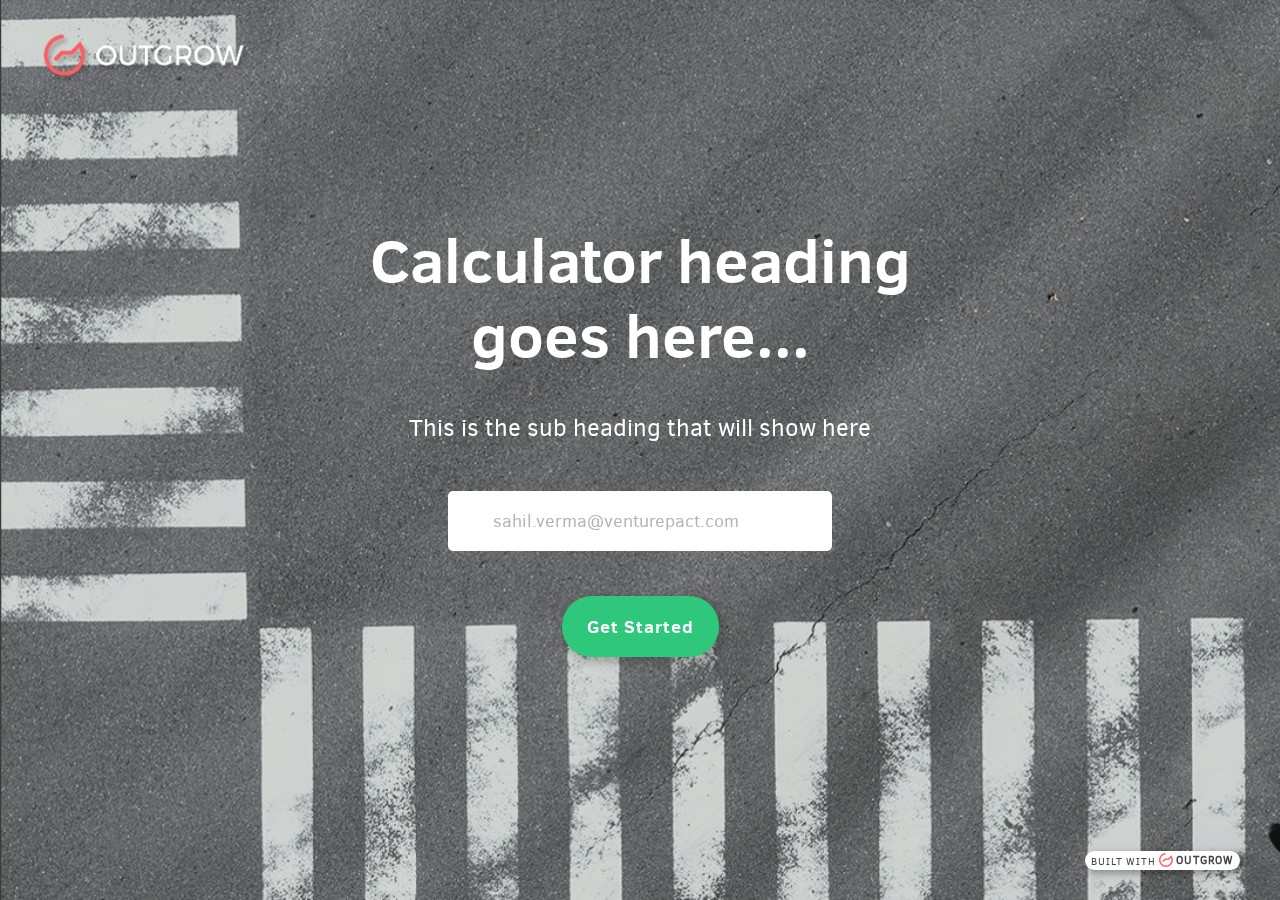
<file: index.html>
<!DOCTYPE html>
<html>
<head>
    <meta charset="utf-8">
    <meta http-equiv="X-UA-Compatible" content="IE=edge">
    <title>T-10 Template</title>
    <meta name="viewport" content="width=device-width, initial-scale=1.0, maximum-scale=1.0, user-scalable=no" />
    <link href="assets/css/t10.css" rel="stylesheet">
    <link href="assets/css/t10-resposnive.css" rel="stylesheet">
    <link href="https://maxcdn.bootstrapcdn.com/font-awesome/4.4.0/css/font-awesome.min.css" rel="stylesheet">
    <link href="https://maxcdn.icons8.com/fonts/line-awesome/1.1/css/line-awesome.min.css" rel="stylesheet">
    <link href="assets/css/selectize.default.css" rel="stylesheet">
</head>
<body>
    <div class="main-scrollDiv">
        <!-- Landing Section Start  -->
        <section class="section-landing landing-bg ">
            <div class="landing-tint">
                <div class="sec-landing-inner">
                    <div class="landing-logo">
                        <a href="javascript:void(0);">
                            <img src="assets/images/logo.png" alt="Logo" />
                        </a>
                    </div>
                    <div class="section section-heading">
                        Calculator heading<br> goes here...
                    </div>
                    <div class="section section-subheading">
                        This is the sub heading that will show here
                    </div>
                    <div class="section section-leadform">
                        <div class="leadform-input-outr">
                            <input type="text" placeholder="sahil.verma@venturepact.com" />
                            <i class="la la-envelope"></i>
                        </div>
                    </div>
                    <div class="leadform-button">
                        <!-- <button type="button">Get Started</button> -->
                        <a href="question.html">Get Started</a>
                    </div>
                    <div class="buildOutgrow-outr">
                        <div class="buildOutgrow">
                            <p>BUILT WITH</p>
                            <a href="javascript:void(0);">
                                <img src="assets/images/buildOutgrow.png" />
                                <p>OUTGROW</p>
                            </a>
                        </div>
                    </div>
                </div>
            </div>
        </section>
        <!-- Landing Section End  -->
        <div class="realtime-Progressbar hide">
            <div class="landing-logo">
                <a href="javascript:void(0);">
                    <img src="assets/images/logo.png" alt="Logo" />
                </a>
            </div>
            <div class="progressComponent">
                <div class="pg-bar-outr">
                    <label>25% Completed</label>
                    <div class="pg-bar-inner" style="width:25%"></div>
                </div>
            </div>
            <div class="realtime-result">
                <span>$54,000</span>
                <p>Real time description</p>
            </div>
        </div>
        <section class="question-Section hide">
            <!-- Questioner Radio Section Start  -->
            <section class="section-question first">
                <div class="question-tint">
                    <div class="sec-question-inner">
                        <div class="realtime-result hide">
                            <span>$54,000</span>
                            <p>Real time description</p>
                        </div>
                        <div class="timeCounter hide">
                            <span>10</span>
                        </div>
                        <div class="question-progressbar hide">
                            <ul>
                                <li class="active"></li>
                                <li></li>
                                <li></li>
                                <li></li>
                                <li></li>
                            </ul>
                        </div>
                        <div class="question-mainBox">
                            <div class="navigation-outr hide">
                                <a class="prev disabled" href="javascript:void(0);"><i class="la la-angle-left"></i></a>
                                <a class="next disabled" href="javascript:void(0);"><i class="la la-angle-right"></i></a>
                            </div>
                            <div class="ques-image">
                                <img src="assets/images/question-img.jpg" alt="Question Image" />
                            </div>
                            <div class="ques-innerBox">
                                <div class="ques-heading">
                                    Multi select question title goes here
                                </div>
                                <div class="ques-subheading">
                                    Please add the help text
                                </div>
                                <div class="ques-radio-Component">
                                    <ul>
                                        <li>
                                            <input type="radio" checked id="f-option" name="selector">
                                            <label for="f-option">Option</label>
                                            <div class="check"></div>
                                        </li>
                                        
                                        <li>
                                            <input type="radio" id="s-option" name="selector">
                                            <label for="s-option">Option</label>
                                            <div class="check"><div class="inside"></div></div>
                                        </li>
                                    </ul>
                                </div>
                                <div class="question-button">
                                    <button type="button">Submit</button>
                                </div>
                            </div>
                        </div>
                <div class="buildOutgrow-outr hide">
                            <div class="buildOutgrow">
                                <p>BUILT WITH</p>
                                <a href="javascript:void(0);">
                                    <img src="assets/images/buildOutgrow.png" />
                                    <p>OUTGROW</p>
                                </a>
                            </div>
                        </div>
                    </div>
                </div>
            </section>
            <!-- Questioner Radio Section End  -->

            <!-- Questioner Multi Section Start  -->
            <section class="section-question second">
                <div class="question-tint">
                    <div class="sec-question-inner">
                        <div class="realtime-result hide">
                            <span>$54,000</span>
                            <p>Real time description</p>
                        </div>
                        <div class="timeCounter hide">
                            <span>9</span>
                        </div>
                        <div class="question-progressbar hide">
                            <ul>
                                <li class="active"></li>
                                <li class="active"></li>
                                <li></li>
                                <li></li>
                                <li></li>
                            </ul>
                        </div>
                        <div class="question-mainBox">
                            <div class="navigation-outr hide">
                                <a class="prev" href="javascript:void(0);"><i class="la la-angle-left"></i></a>
                                <a class="next" href="javascript:void(0);"><i class="la la-angle-right"></i></a>
                            </div>
                            <div class="ques-image">
                                <img src="assets/images/question-img.jpg" alt="Question Image" />
                            </div>
                            <div class="ques-innerBox">
                                <div class="ques-heading">
                                    Multi select question title goes here
                                </div>
                                <div class="ques-subheading">
                                    Please add the help text
                                </div>
                                <div class="ques-radio-Component checkbox">
                                    <ul>
                                        <li>
                                            <input type="checkbox" checked id="option-checkbox" name="checkbox">
                                            <label for="option-checkbox">Option 1</label>
                                            <div class="check"></div>
                                        </li>
                                        <li>
                                            <input type="checkbox" id="option-checkbox1" name="checkbox">
                                            <label for="option-checkbox1">Option 2</label>
                                            <div class="check"><div class="inside"></div></div>
                                        </li>
                                        <li>
                                            <input type="checkbox" id="option-checkbox2" name="checkbox">
                                            <label for="option-checkbox2">Option 3</label>
                                            <div class="check"><div class="inside"></div></div>
                                        </li>
                                        <li>
                                            <input type="checkbox" id="option-checkbox3" name="checkbox">
                                            <label for="option-checkbox3">Option 4</label>
                                            <div class="check"><div class="inside"></div></div>
                                        </li>
                                    </ul>
                                </div>
                                <div class="question-button">
                                    <button type="button">Submit</button>
                                </div>
                            </div>
                        </div>
                        <div class="buildOutgrow-outr hide">
                            <div class="buildOutgrow">
                                <p>BUILT WITH</p>
                                <a href="javascript:void(0);">
                                    <img src="assets/images/buildOutgrow.png" />
                                    <p>OUTGROW</p>
                                </a>
                            </div>
                        </div>
                    </div>
                </div>
            </section>
            <!-- Questioner Multi Section End  -->
            <!-- Questioner Image Radio Section Start  -->
            <section class="section-question third">
                <div class="question-tint">
                    <div class="sec-question-inner">
                        <div class="realtime-result hide">
                            <span>$54,000</span>
                            <p>Real time description</p>
                        </div>
                        <div class="timeCounter hide">
                            <span>10</span>
                        </div>
                        <div class="question-progressbar hide">
                            <ul>
                                <li class="active"></li>
                                <li class="active"></li>
                                <li class="active"></li>
                                <li></li>
                                <li></li>
                            </ul>
                        </div>
                        <div class="question-mainBox">
                            <div class="navigation-outr hide">
                                <a class="prev" href="javascript:void(0);"><i class="la la-angle-left"></i></a>
                                <a class="next" href="javascript:void(0);"><i class="la la-angle-right"></i></a>
                            </div>
                            <div class="ques-innerBox">
                                <div class="ques-heading">
                                    Multi select question title goes here
                                </div>
                                <div class="ques-subheading">
                                    Please add the help text
                                </div>
                                <div class="ques-radio-Component image-radio">
                                    <ul>
                                        <li>
                                            <input type="radio" checked id="image-radio" name="imgradio">
                                            <label for="image-radio">
                                                <!-- <img src="assets/images/youtube.jpg" alt="Youtube" /> -->
                                                <div class="check"></div>
                                            </label>
                                            <div class="imgradio-label">Youtube</div>
                                        </li>
                                        <li>
                                            <input type="radio" id="image-radio2" name="imgradio">
                                            <label for="image-radio2">
                                                <!-- <img src="assets/images/TV.jpg" alt="TV" /> -->
                                                <div class="check"></div>
                                            </label>
                                            <div class="imgradio-label">Web</div>
                                        </li>
                                    </ul>
                                </div>
                                <div class="question-button">
                                    <button type="button">Submit</button>
                                </div>
                            </div>
                        </div>
                        <div class="buildOutgrow-outr hide">
                            <div class="buildOutgrow">
                                <p>BUILT WITH</p>
                                <a href="javascript:void(0);">
                                    <img src="assets/images/buildOutgrow.png" />
                                    <p>OUTGROW</p>
                                </a>
                            </div>
                        </div>
                    </div>
                </div>
            </section>
            <!-- Questioner Image Radio Section End  -->
            <!-- Questioner Image Checkbox Section Start  -->
            <section class="section-question fourth">
                <div class="question-tint">
                    <div class="sec-question-inner">
                        <div class="realtime-result hide">
                            <span>$54,000</span>
                            <p>Real time description</p>
                        </div>
                        <div class="timeCounter hide">
                            <span>10</span>
                        </div>
                        <div class="question-progressbar hide">
                            <ul>
                                <li class="active"></li>
                                <li class="active"></li>
                                <li class="active"></li>
                                <li class="active"></li>
                                <li></li>
                            </ul>
                        </div>
                        <div class="question-mainBox">
                            <div class="navigation-outr hide">
                                <a class="prev" href="javascript:void(0);"><i class="la la-angle-left"></i></a>
                                <a class="next" href="javascript:void(0);"><i class="la la-angle-right"></i></a>
                            </div>
                            <div class="ques-innerBox">
                                <div class="ques-heading">
                                    Multi select question title goes here
                                </div>
                                <div class="ques-subheading">
                                    Please add the help text
                                </div>
                                <div class="ques-radio-Component image-radio checkbox">
                                    <ul>
                                        <li>
                                            <input type="checkbox" checked id="image-checkbox" name="imgradio">
                                            <label for="image-checkbox">
                                                <!-- <img src="assets/images/youtube.jpg" alt="Youtube" /> -->
                                                <div class="check"></div>
                                            </label>
                                            <div class="imgradio-label">Youtube</div>
                                        </li>
                                        <li>
                                            <input type="checkbox" id="image-checkbox2" name="imgradio">
                                            <label for="image-checkbox2">
                                                <!-- <img src="assets/images/TV.jpg" alt="TV" /> -->
                                                <div class="check"></div>
                                            </label>
                                            <div class="imgradio-label">Web</div>
                                        </li>
                                    </ul>
                                </div>
                                <div class="question-button">
                                    <button type="button">Submit</button>
                                </div>
                            </div>
                        </div>
                        <div class="buildOutgrow-outr hide">
                            <div class="buildOutgrow">
                                <p>BUILT WITH</p>
                                <a href="javascript:void(0);">
                                    <img src="assets/images/buildOutgrow.png" />
                                    <p>OUTGROW</p>
                                </a>
                            </div>
                        </div>
                    </div>
                </div>
            </section>
            <!-- Questioner Image Checkbox Section End  -->
            <!-- Questioner Component Section Start  -->
            <section class="section-question fifth">
                <div class="question-tint">
                    <div class="sec-question-inner">
                        <div class="realtime-result hide">
                            <span>$54,000</span>
                            <p>Real time description</p>
                        </div>
                        <div class="question-progressbar hide">
                            <ul>
                                <li class="active"></li>
                                <li class="active"></li>
                                <li class="active"></li>
                                <li class="active"></li>
                                <li class=""></li>
                            </ul>
                        </div>
                        <div class="question-mainBox">
                            <div class="navigation-outr hide">
                                <a class="prev" href="javascript:void(0);"><i class="la la-angle-left"></i></a>
                                <a class="next" href="javascript:void(0);"><i class="la la-angle-right"></i></a>
                            </div>
                            <div class="ques-innerBox">
                                <div class="ques-heading">
                                    How can we get in touch?
                                </div>
                                <div class="ques-subheading">
                                    Where can we send you a detailed report?
                                </div>
                                <div class="ques-component-outr">
                                    <form>
                                        <div class="section question-leadform">
                                            <div class="question-input-outr without-icon">
                                                <input type="text" placeholder="Sahil Verma" />
                                            </div>
                                            <div class="question-input-outr without-icon">
                                                <select id="select-beast" class="demo-default" placeholder="Select a person...">
                                                    <option value="">Select a person...</option>
                                                    <option value="4">Thomas Edison</option>
                                                    <option value="1">Nikola</option>
                                                    <option value="3">Nikola Tesla</option>
                                                    <option value="5">Arnold Schwarzenegger</option>
                                                </select>
                                            </div>
                                            <div class="question-input-outr without-icon fileuploader">
                                                <i class="la la-upload"></i>
                                                <input type="file" placeholder="File Uploader" />
                                                <input type="text" placeholder="File Uploader">
                                            </div>
                                            <div class="question-input-outr without-icon">
                                                <textarea placeholder="Textarea..." rows="4"></textarea>
                                            </div>
                                            <div class="ques-radio-Component opinion-radio">
                                                <ul>
                                                    <li>
                                                        <input type="radio" checked id="opinion-radio" name="selector">
                                                        <label for="opinion-radio">1</label>
                                                    </li>
                                                    <li>
                                                        <input type="radio" id="opinion-radio2" name="selector">
                                                        <label for="opinion-radio2">2</label>
                                                    </li>
                                                    <li>
                                                        <input type="radio" id="opinion-radio3" name="selector">
                                                        <label for="opinion-radio3">3</label>
                                                    </li>
                                                    <li>
                                                        <input type="radio" id="opinion-radio4" name="selector">
                                                        <label for="opinion-radio4">4</label>
                                                    </li>
                                                    <li>
                                                        <input type="radio" id="opinion-radio5" name="selector">
                                                        <label for="opinion-radio5">5</label>
                                                    </li>
                                                </ul>
                                            </div>
                                        </div>
                                    </form>
                                </div>
                                <div class="question-button">
                                    <button type="button">Submit</button>
                                </div>
                            </div>
                        </div>
                        <div class="buildOutgrow-outr hide">
                            <div class="buildOutgrow">
                                <p>BUILT WITH</p>
                                <a href="javascript:void(0);">
                                    <img src="assets/images/buildOutgrow.png" />
                                    <p>OUTGROW</p>
                                </a>
                            </div>
                        </div>
                    </div>
                </div>
            </section>
            <!-- Questioner Component End  -->
            <!-- Questioner Leadform Section Start  -->
            <section class="section-question six">
                <div class="question-tint">
                    <div class="sec-question-inner">
                        <div class="realtime-result hide">
                            <span>$54,000</span>
                            <p>Real time description</p>
                        </div>
                        <div class="question-progressbar hide">
                            <ul>
                                <li class="active"></li>
                                <li class="active"></li>
                                <li class="active"></li>
                                <li class="active"></li>
                                <li class="active"></li>
                            </ul>
                        </div>
                        <div class="question-mainBox">
                            <div class="navigation-outr hide">
                                <a class="prev" href="javascript:void(0);"><i class="la la-angle-left"></i></a>
                                <a class="next" href="javascript:void(0);"><i class="la la-angle-right"></i></a>
                            </div>
                            <div class="ques-innerBox">
                                <div class="ques-heading">
                                    How can we get in touch?
                                </div>
                                <div class="ques-subheading">
                                    Where can we send you a detailed report?
                                </div>
                                <div class="ques-leaform-outr">
                                    <form>
                                        <div class="section question-leadform">
                                            <div class="question-input-outr">
                                                <label>My Name is</label>
                                                <input type="text" placeholder="Sahil Verma" />
                                                <i class="la la-user"></i>
                                            </div>
                                            <div class="question-input-outr">
                                                <label>My Email is</label>
                                                <input type="text" placeholder="sahil.verma@venturepact.com" />
                                                <i class="la la-envelope"></i>
                                            </div>
                                        </div>
                                    </form>
                                </div>
                                <div class="question-button">
                                    <button type="button">Submit</button>
                                </div>
                            </div>
                        </div>
                        <div class="buildOutgrow-outr hide">
                            <div class="buildOutgrow">
                                <p>BUILT WITH</p>
                                <a href="javascript:void(0);">
                                    <img src="assets/images/buildOutgrow.png" />
                                    <p>OUTGROW</p>
                                </a>
                            </div>
                        </div>
                    </div>
                </div>
            </section>
            <!-- Questioner Leadform Section End  -->
        </section>
        <!-- Result Section Start  -->
        <section class="result-question hide">
            <div class="result-tint">
                <div class="sec-result-inner social-iconOn">
                    <div class="result-heading">
                        This is the page heading
                    </div>
                    <div class="result-mainBox result-topborder">
                        <div class="result-media graph">
                            <img src="assets/images/graph.jpg" />
                            <label>This is Graph</label>
                        </div>
                    </div>
                    <div class="result-mainBox result-topborder">
                        <div class="result-innerBox">
                            <div class="numeric-result">
                                <label class="numeric-heading">$550 to $566</label>
                                <p class="numeric-description">Default text for the result<br> Using the same camera and crew that shot Gravity and Avtar!</p>
                            </div>
                            <div class="numeric-result">
                                <label class="numeric-heading">$550 to $566</label>
                                <p class="numeric-description">Default text for the result<br> Using the same camera and crew that shot Gravity and Avtar!</p>
                            </div>
                            <div class="numeric-result">
                                <label class="numeric-heading">$550 to $566</label>
                                <p class="numeric-description">Default text for the result<br> Using the same camera and crew that shot Gravity and Avtar!</p>
                            </div>
                        </div>
                    </div>
                    <div class="result-leadform-outr">
                        <div class="result-leadform-heading">Where can we send you a detailed report?</div>
                        <div class="section result-leadform">
                            <div class="result-leadform-input-outr">
                                <input type="text" placeholder="sahil.verma@venturepact.com" />
                                <i class="la la-envelope"></i>
                            </div>
                        </div>
                        <div class="result-leadform-button">
                            <button type="button">Submit</button>
                        </div>
                    </div>
                    <div class="buildOutgrow-outr hide">
                        <div class="buildOutgrow">
                            <p>BUILT WITH</p>
                            <a href="javascript:void(0);">
                                <img src="assets/images/buildOutgrow.png" />
                                <p>OUTGROW</p>
                            </a>
                        </div>
                    </div>
                </div>
                <div class="result-socia-outr">
                    <div class="section-social">
                        <label class="section-social-heading">Share the results</label>
                        <ul class="social-icons">
                            <li>
                                <a class="social-fb button--sacnite" href="javascript:void(0);">
                                    <i class="fa fa-facebook fa-lg"></i>
                                    <div class="tooltip">Facebook</div>
                                </a>
                            </li>
                            <li>
                                <a class="social-twitter button--sacnite" href="javascript:void(0);">
                                    <i class="fa fa-twitter fa-lg"></i>
                                    <div class="tooltip">Twitter</div>
                                </a>
                            </li>
                            <li>
                                <a class="social-in button--sacnite" href="javascript:void(0);">
                                    <i class="fa fa-linkedin fa-lg"></i>
                                    <div class="tooltip">Linkedin</div>
                                </a>
                            </li>
                            <li>
                                <a class="social-in button--sacnite" href="javascript:void(0);">
                                    <i class="fa fa-vk fa-lg"></i>
                                    <div class="tooltip">VKontakte</div>
                                </a>
                            </li>
                            <li>
                                <a class="social-wts button--sacnite" href="javascript:void(0);">
                                    <i class="fa fa-whatsapp fa-lg"></i>
                                    <div class="tooltip">Whatsapp</div>
                                </a>
                            </li>
                            <li>
                                <a class="social-email button--sacnite" href="javascript:void(0);">
                                    <i class="fa fa-envelope fa-lg"></i>
                                    <div class="tooltip">Mail</div>
                                </a>
                            </li>
                            <li>
                                <a class="social-in button--sacnite" href="javascript:void(0);">
                                    <i class="fa fa-comments-o fa-lg"></i>
                                    <div class="tooltip">Messenger</div>
                                </a>
                            </li>
                            <li>
                                <a class="social-plus button--sacnite" href="javascript:void(0);">
                                    <i class="fa fa-google-plus fa-lg"></i>
                                    <div class="tooltip">Google Plus</div>
                                </a>
                            </li>
                        </ul>
                        <span></span>
                    </div>
                    <div class="section-disclaimer">
                        <p>This calculator is powered by Outgrow</p>
                    </div>
                    <div class="section-buildoutgrow">
                        <div class="buildOutgrow">
                            <p>BUILT WITH</p>
                            <a href="javascript:void(0);">
                                <img src="assets/images/buildOutgrow.png" />
                                <p>OUTGROW</p>
                            </a>
                        </div>
                    </div>
                </div>
            </div>
        </section>
        <!-- Result Section End  -->
    </div>
</body>
<script type="text/javascript" src="https://cdnjs.cloudflare.com/ajax/libs/jquery/3.3.1/jquery.min.js"></script>
<script type="text/javascript" src="assets/js/selectize.js"></script>
<script>
    $(document).ready(function () {

        $('#select-beast').selectize({
            create: true,
            sortField: 'text'
        });

        $('button').click(function() {
            let el = jQuery('.second');
            let elOffset = el.offset().top + jQuery('.question-Section').scrollTop();
            let elHeight = el.height();
            let windowHeight = jQuery(window).height();
            let offset= elOffset - (0);
            jQuery('.question-Section').animate({ scrollTop: offset }, 800, 'linear');
        
        });
    });

</script>

</html>
</file>
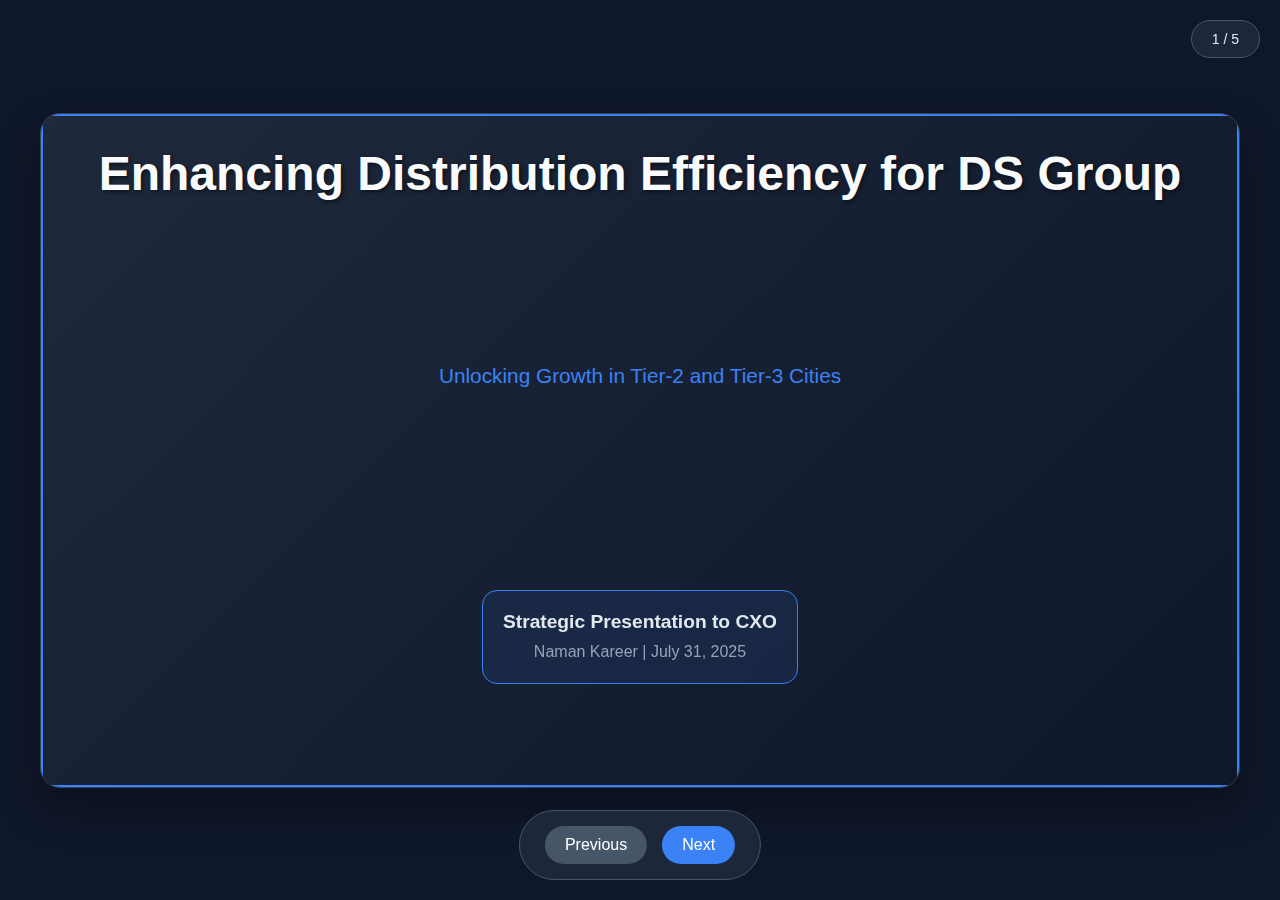
<file: ds_group_presentation.html>
<!DOCTYPE html>
<html lang="en">
<head>
    <meta charset="UTF-8">
    <meta name="viewport" content="width=device-width, initial-scale=1.0">
    <title>DS Group Distribution Efficiency Presentation</title>
    <style>
        * {
            margin: 0;
            padding: 0;
            box-sizing: border-box;
        }

        body {
            font-family: 'Arial', sans-serif;
            background: #0f172a;
            min-height: 100vh;
            display: flex;
            align-items: center;
            justify-content: center;
            padding: 20px;
        }

        .presentation-container {
            width: 100%;
            max-width: 1200px;
            height: 675px; /* 16:9 aspect ratio: 1200 * 9/16 = 675px */
            background: #1e293b;
            border-radius: 20px;
            box-shadow: 0 20px 40px rgba(0,0,0,0.3);
            overflow: hidden;
            border: 1px solid #334155;
            position: relative;
        }

        .slide {
            display: none;
            padding: 30px;
            height: 100%;
            position: absolute;
            top: 0;
            left: 0;
            width: 100%;
            box-sizing: border-box;
            overflow: hidden; /* Remove scroll */
            padding-bottom: 100px; /* Space for navigation */
        }

        .slide.active {
            display: flex;
            flex-direction: column;
            justify-content: space-between;
        }

        .slide-content {
            display: flex;
            flex-direction: column;
            height: 100%;
            justify-content: space-between;
        }

        .slide h1 {
            font-size: 2.2em;
            color: #f8fafc;
            margin-bottom: 10px;
            text-align: center;
            font-weight: 700;
        }

        .slide h2 {
            font-size: 1.8em;
            color: #e2e8f0;
            margin-bottom: 15px;
            font-weight: 600;
        }

        .slide h3 {
            font-size: 1.2em;
            color: #3b82f6;
            margin-bottom: 10px;
            font-weight: 600;
        }

        .slide p {
            font-size: 1em;
            line-height: 1.4;
            color: #cbd5e1;
            margin-bottom: 15px;
        }

        .navigation {
            position: fixed;
            bottom: 20px;
            left: 50%;
            transform: translateX(-50%);
            display: flex;
            gap: 15px;
            z-index: 100;
            background: rgba(30, 41, 59, 0.95);
            backdrop-filter: blur(10px);
            padding: 15px 25px;
            border-radius: 50px;
            border: 1px solid #475569;
        }

        .nav-btn {
            padding: 10px 20px;
            background: #3b82f6;
            color: white;
            border: none;
            border-radius: 25px;
            cursor: pointer;
            font-size: 16px;
            transition: all 0.3s ease;
            font-weight: 500;
        }

        .nav-btn:hover {
            background: #2563eb;
            transform: translateY(-2px);
        }

        .nav-btn:disabled {
            background: #475569;
            cursor: not-allowed;
            transform: none;
        }

        .slide-counter {
            position: fixed;
            top: 20px;
            right: 20px;
            background: rgba(30, 41, 59, 0.95);
            color: #e2e8f0;
            padding: 10px 20px;
            border-radius: 20px;
            font-size: 14px;
            z-index: 100;
            border: 1px solid #475569;
            backdrop-filter: blur(10px);
        }

        /* Slide 1 - Title Slide */
        .title-slide {
            background: linear-gradient(135deg, #1e293b 0%, #0f172a 100%);
            color: #f8fafc;
            text-align: center;
            display: flex;
            flex-direction: column;
            justify-content: center;
            align-items: center;
            border: 2px solid #3b82f6;
        }

        .title-slide h1 {
            font-size: 3em;
            margin-bottom: 15px;
            color: #f8fafc;
            text-shadow: 2px 2px 4px rgba(0,0,0,0.5);
        }

        .title-slide .subtitle {
            font-size: 1.3em;
            margin-bottom: 25px;
            color: #3b82f6;
            font-weight: 400;
        }

        .title-slide .author-info {
            margin-top: 30px;
            padding: 20px;
            background: rgba(59, 130, 246, 0.1);
            border-radius: 15px;
            backdrop-filter: blur(10px);
            border: 1px solid #3b82f6;
        }

        .title-slide .author-info h3 {
            color: #e2e8f0;
            margin-bottom: 8px;
        }

        .title-slide .author-info p {
            color: #94a3b8;
            margin-bottom: 0;
        }

        /* Slide 2 - Problem Framing */
        .problem-slide {
            background: linear-gradient(135deg, #374151 0%, #1f2937 100%);
            color: #f8fafc;
            border: 2px solid #ef4444;
        }

        .problem-slide h1 {
            color: #f8fafc;
            text-shadow: 2px 2px 4px rgba(0,0,0,0.5);
        }

        .problem-slide h3 {
            color: #ef4444;
        }

        .problem-slide p {
            color: #e2e8f0;
        }

        .problem-slide ul {
            color: #cbd5e1;
        }

        .problem-slide li {
            margin: 8px 0;
            padding: 8px 0;
        }

        .story-section {
            background: rgba(239, 68, 68, 0.1);
            padding: 10px;
            border-radius: 15px;
            margin: 15px 0;
            backdrop-filter: blur(10px);
            border: 1px solid #ef4444;
        }

        .challenge-stats {
            display: grid;
            grid-template-columns: repeat(auto-fit, minmax(200px, 1fr));
            gap: 15px;
            margin: 20px 0;
        }

        .stat-card {
            background: rgba(30, 41, 59, 0.8);
            padding: 15px;
            border-radius: 10px;
            text-align: center;
            backdrop-filter: blur(10px);
            border: 1px solid #475569;
        }

        .stat-number {
            font-size: 2.2em;
            font-weight: bold;
            color: #ef4444;
            display: block;
        }

        .stat-label {
            font-size: 0.9em;
            color: #e2e8f0;
            margin-top: 5px;
        }

        /* Slide 3 - Root Cause Analysis */
        .analysis-slide {
            background: linear-gradient(135deg, #374151 0%, #1f2937 100%);
            color: #f8fafc;
            border: 2px solid #10b981;
        }

        .analysis-slide h1 {
            color: #f8fafc;
            text-shadow: 2px 2px 4px rgba(0,0,0,0.5);
        }

        .analysis-slide h3 {
            color: #10b981;
        }

        .fishbone-diagram {
            background: rgba(16, 185, 129, 0.1);
            padding: 15px;
            border-radius: 15px;
            margin: 15px 0;
            backdrop-filter: blur(10px);
            border: 1px solid #10b981;
            flex-grow: 1;
            display: grid;
            grid-template-columns: 1fr 1fr;
            gap: 15px;
        }

        .cause-category {
            margin: 0;
            padding: 12px;
            background: rgba(30, 41, 59, 0.8);
            border-radius: 8px;
            border-left: 4px solid #10b981;
        }

        .cause-category h3 {
            color: #10b981;
            margin-bottom: 8px;
            display: flex;
            align-items: center;
            gap: 8px;
            font-size: 1.1em;
        }

        .cause-category ul {
            list-style: none;
            padding-left: 15px;
        }

        .cause-category li {
            margin: 4px 0;
            padding: 4px 12px 4px 20px;
            background: rgba(71, 85, 105, 0.3);
            border-radius: 4px;
            position: relative;
            color: #e2e8f0;
            font-size: 0.85em;
            line-height: 1.3;
        }

        .cause-category li::before {
            content: "→";
            position: absolute;
            left: 6px;
            top: 4px;
            color: #10b981;
            font-weight: bold;
        }

        /* Slide 4 - Strategic Recommendations */
        .strategy-slide {
            background: linear-gradient(135deg, #374151 0%, #1f2937 100%);
            color: #f8fafc;
            border: 2px solid #f59e0b;
        }

        .strategy-slide h1 {
            color: #f8fafc;
        }

        .strategy-slide h3 {
            color: #f59e0b;
        }

        .strategy-grid {
            display: grid;
            grid-template-columns: repeat(auto-fit, minmax(320px, 1fr));
            gap: 20px;
            margin: 20px 0;
            flex-grow: 1;
        }

        .strategy-card {
            background: rgba(30, 41, 59, 0.8);
            padding: 20px;
            border-radius: 15px;
            box-shadow: 0 10px 30px rgba(0,0,0,0.3);
            transition: transform 0.3s ease;
            border: 1px solid #475569;
        }

        .strategy-card:hover {
            transform: translateY(-5px);
            border-color: #f59e0b;
        }

        .strategy-icon {
            font-size: 2.5em;
            margin-bottom: 10px;
            display: block;
        }

        .strategy-card h3 {
            color: #f59e0b;
            margin-bottom: 10px;
            font-size: 1.1em;
        }

        .strategy-card p {
            color: #cbd5e1;
            font-size: 0.9em;
            line-height: 1.3;
        }

        .strategy-details {
            list-style: none;
            margin-top: 10px;
        }

        .strategy-details li {
            padding: 6px 0;
            border-bottom: 1px solid #475569;
            position: relative;
            padding-left: 18px;
            color: #e2e8f0;
            font-size: 0.85em;
        }

        .strategy-details li::before {
            content: "✓";
            position: absolute;
            left: 0;
            color: #10b981;
            font-weight: bold;
        }

        /* Slide 5 - Impact Forecast */
        .impact-slide {
            background: linear-gradient(135deg, #374151 0%, #1f2937 100%);
            color: #f8fafc;
            border: 2px solid #8b5cf6;
        }

        .impact-slide h1 {
            color: #f8fafc;
        }

        .impact-slide h3 {
            color: #8b5cf6;
        }

        .impact-grid {
            display: grid;
            grid-template-columns: 1fr 1fr;
            gap: 25px;
            margin: 20px 0;
            flex-grow: 1;
        }

        .impact-metrics {
            background: rgba(30, 41, 59, 0.8);
            padding: 10px;
            border-radius: 15px;
            box-shadow: 0 10px 30px rgba(0,0,0,0.3);
            border: 1px solid #475569;
        }

        .impact-metrics h3 {
            color: #8b5cf6;
            margin-bottom: 10px;
        }

        .kpi-card {
            background: linear-gradient(135deg, #3b82f6 0%, #8b5cf6 100%);
            color: white;
            padding: 10px;
            border-radius: 10px;
            margin: 12px 0;
            text-align: center;
            border: 1px solid #6366f1;
        }

        .kpi-value {
            font-size: 2em;
            font-weight: bold;
            display: block;
            color: #ffffff;
        }

        .kpi-label {
            font-size: 0.85em;
            color: #e0e7ff;
            margin-top: 5px;
        }

        .timeline {
            background: rgba(30, 41, 59, 0.8);
            padding: 10px;
            border-radius: 15px;
            box-shadow: 0 10px 30px rgba(0,0,0,0.3);
            border: 1px solid #475569;
        }

        .timeline h3 {
            color: #8b5cf6;
            margin-bottom: 10px;
        }

        .timeline-item {
            padding: 10px;
            margin: 12px 0;
            background: rgba(139, 92, 246, 0.1);
            border-left: 4px solid #8b5cf6;
            border-radius: 5px;
        }

        .timeline-item h4 {
            color: #f8fafc;
            margin-bottom: 8px;
            font-size: 0.95em;
        }

        .timeline-item p {
            font-size: 0.85em;
            color: #cbd5e1;
        }

        .roi-highlight {
            background: linear-gradient(135deg, #10b981 0%, #059669 100%);
            color: white;
            padding: 10px;
            border-radius: 15px;
            margin: 20px 0;
            text-align: center;
            box-shadow: 0 10px 30px rgba(0,0,0,0.3);
            border: 1px solid #10b981;
        }

        .roi-highlight h3 {
            color: white;
            font-size: 1.6em;
            margin-bottom: 8px;
        }

        .roi-highlight p {
            color: white;
            font-size: 1em;
            opacity: 0.9;
        }

        @media (max-width: 768px) {
            body {
                padding: 10px;
            }
            
            .presentation-container {
                height: auto;
                min-height: 500px;
            }
            
            .slide {
                padding: 20px;
                padding-bottom: 120px; /* More space for mobile navigation */
                position: relative;
                height: auto;
                min-height: 480px;
                overflow: visible;
            }
            
            .slide.active {
                display: block; /* Change back to block on mobile */
            }

            .slide-content {
                display: block;
                height: auto;
            }
            
            .slide h1 {
                font-size: 1.8em;
            }
            
            .title-slide h1 {
                font-size: 2.2em;
            }
            
            .title-slide .subtitle {
                font-size: 1.2em;
            }
            
            .impact-grid {
                grid-template-columns: 1fr;
                gap: 20px;
            }
            
            .strategy-grid {
                grid-template-columns: 1fr;
                gap: 20px;
            }
            
            .challenge-stats {
                grid-template-columns: 1fr 1fr;
                gap: 15px;
            }
            
            .stat-number {
                font-size: 1.8em;
            }
            
            .kpi-value {
                font-size: 1.8em;
            }
            
            .navigation {
                bottom: 10px;
                padding: 12px 20px;
                flex-direction: column;
                gap: 10px;
                width: 90%;
                max-width: 300px;
            }
            
            .nav-btn {
                padding: 12px 24px;
                width: 100%;
            }
            
            .slide-counter {
                top: 10px;
                right: 10px;
                font-size: 12px;
                padding: 8px 16px;
            }
            
            .fishbone-diagram {
                padding: 15px;
            }
            
            .cause-category {
                margin: 10px 0;
                padding: 12px;
            }
            
            .cause-category li {
                padding: 6px 12px 6px 30px; /* More padding for mobile */
            }
            
            .strategy-card {
                padding: 15px;
            }
            
            .strategy-icon {
                font-size: 2em;
            }
            
            .impact-metrics, .timeline {
                padding: 15px;
            }
            
            .roi-highlight {
                padding: 15px;
            }
            
            .roi-highlight h3 {
                font-size: 1.3em;
            }
            
            .author-info {
                margin-top: 20px;
                padding: 15px;
            }
        }

        @media (max-width: 480px) {
            .slide {
                padding: 15px;
                padding-bottom: 140px; /* Even more space for very small screens */
            }
            
            .slide h1 {
                font-size: 1.5em;
            }
            
            .title-slide h1 {
                font-size: 1.8em;
            }
            
            .challenge-stats {
                grid-template-columns: 1fr;
            }
            
            .stat-number {
                font-size: 1.6em;
            }
            
            .kpi-value {
                font-size: 1.6em;
            }
            
            .cause-category li {
                padding: 6px 10px 6px 32px; /* Even more padding for small screens */
            }
            
            .strategy-grid {
                grid-template-columns: 1fr;
            }
        }
    </style>
</head>
<body>
    <div class="presentation-container">
        <!-- Slide 1: Title Slide -->
        <div class="slide title-slide">
            <h1>Enhancing Distribution Efficiency for DS Group</h1>
            <p class="subtitle">Unlocking Growth in Tier-2 and Tier-3 Cities</p>
            <div class="author-info">
                <h3>Strategic Presentation to CXO</h3>
                <p>Naman Kareer | July 31, 2025</p>
            </div>
        </div>

        <!-- Slide 2: Problem Framing -->
        <div class="slide problem-slide">
            <div class="slide-content">
                <h1>The Distribution Challenge</h1>
                <div class="story-section">
                    <h3>📖 The Reality on Ground</h3>
                    <p>In Kanpur, a Tier-2 city, our distributor Rajesh Singh faces a daily dilemma. Despite having 200+ retailers eager for DS Group products, he struggles with:</p>
                    <ul style="margin-left: 20px; margin-top: 15px;">
                        <li>Frequent stock-outs of popular Catch spices during festival season</li>
                        <li>Rising transportation costs eating into margins</li>
                        <li>Manual ordering processes causing delays and errors</li>
                        <li>Limited cold storage affecting confectionery quality</li>
                    </ul>
                </div>
                
                <div class="challenge-stats">
                    <div class="stat-card">
                        <span class="stat-number">25-30%</span>
                        <span class="stat-label">Higher Distribution Costs vs Metro</span>
                    </div>
                    <div class="stat-card">
                        <span class="stat-number">₹7.5L Cr</span>
                        <span class="stat-label">Tier-2/3 Market Opportunity</span>
                    </div>
                    <div class="stat-card">
                        <span class="stat-number">40-50%</span>
                        <span class="stat-label">Transportation Cost Share</span>
                    </div>
                    <div class="stat-card">
                        <span class="stat-number">15-20%</span>
                        <span class="stat-label">Stock-out Frequency</span>
                    </div>
                </div>

                <div class="story-section">
                    <h3>💔 The Pain Points</h3>
                    <p>This scenario repeats across 600+ cities, limiting our ability to capture the fastest-growing FMCG segment. While competitors gain market share, we're constrained by distribution inefficiencies.</p>
                </div>
            </div>
        </div>

        <!-- Slide 3: Root Cause Analysis -->
        <div class="slide analysis-slide">
            <div class="slide-content">
                <h1>Root Cause Analysis: The Distribution Bottlenecks</h1>
                
                <div class="fishbone-diagram">
                    <div class="cause-category">
                        <h3>🚛 Infrastructure Challenges</h3>
                        <ul>
                            <li>Poor road connectivity increasing delivery time by 40-60%</li>
                            <li>Limited cold chain facilities affecting product quality</li>
                            <li>Inadequate warehousing capacity in strategic locations</li>
                            <li>Frequent power outages disrupting operations</li>
                        </ul>
                    </div>

                    <div class="cause-category">
                        <h3>💰 Cost Structure Issues</h3>
                        <ul>
                            <li>High fuel costs and vehicle maintenance expenses</li>
                            <li>Inefficient route planning leading to empty returns</li>
                            <li>Multiple handling points increasing operational costs</li>
                            <li>Premium freight charges for smaller shipments</li>
                        </ul>
                    </div>

                    <div class="cause-category">
                        <h3>📱 Technology Gaps</h3>
                        <ul>
                            <li>Manual ordering systems causing forecast errors</li>
                            <li>Limited real-time visibility into inventory levels</li>
                            <li>Lack of data analytics for demand prediction</li>
                            <li>Minimal digital adoption by traditional retailers</li>
                        </ul>
                    </div>

                    <div class="cause-category">
                        <h3>🏪 Market Dynamics</h3>
                        <ul>
                            <li>Fragmented retail landscape with 80% traditional stores</li>
                            <li>Seasonal demand fluctuations in agricultural regions</li>
                            <li>Regional taste preferences requiring localized assortments</li>
                            <li>Credit constraints limiting distributor working capital</li>
                        </ul>
                    </div>
                </div>
            </div>
        </div>

        <!-- Slide 4: Strategic Recommendations -->
        <div class="slide strategy-slide">
            <div class="slide-content">
                <h1>Strategic Recommendations: Three-Pillar Approach</h1>
                
                <div class="strategy-grid">
                    <div class="strategy-card">
                        <span class="strategy-icon">🤖</span>
                        <h3>AI-Powered Distribution Network</h3>
                        <p>Leverage advanced analytics and AI to optimize distribution efficiency and predict demand patterns.</p>
                        <ul class="strategy-details">
                            <li>Implement predictive analytics for 25% inventory reduction</li>
                            <li>Deploy route optimization algorithms saving 15% fuel costs</li>
                            <li>Real-time demand sensing reducing stock-outs by 30%</li>
                            <li>Automated reorder systems for 500+ key retailers</li>
                        </ul>
                    </div>

                    <div class="strategy-card">
                        <span class="strategy-icon">🚀</span>
                        <h3>Hub-and-Spoke Model with Micro-Fulfillment</h3>
                        <p>Establish strategic distribution hubs with micro-fulfillment centers for last-mile efficiency.</p>
                        <ul class="strategy-details">
                            <li>Create 50 micro-fulfillment centers in top Tier-2 cities</li>
                            <li>Implement shared logistics with non-competing brands</li>
                            <li>Deploy electric vehicles for 40% operational cost reduction</li>
                            <li>Establish temperature-controlled storage for confectionery</li>
                        </ul>
                    </div>

                    <div class="strategy-card">
                        <span class="strategy-icon">👥</span>
                        <h3>Digital Ecosystem & Partnership Model</h3>
                        <p>Build collaborative networks with local entrepreneurs and technology partners for market penetration.</p>
                        <ul class="strategy-details">
                            <li>Launch "Project Pragati" with 10,000 women entrepreneurs</li>
                            <li>Develop mobile-first B2B platform for 100,000 retailers</li>
                            <li>Partner with fintech companies for instant credit solutions</li>
                            <li>Create loyalty programs driving 25% repeat purchases</li>
                        </ul>
                    </div>
                </div>
            </div>
        </div>

        <!-- Slide 5: Impact Forecast -->
        <div class="slide impact-slide">
            <div class="slide-content">
                <h1>Impact Forecast: Transforming Distribution Economics</h1>
                
                <div class="impact-grid">
                    <div class="impact-metrics">
                        <h3>📊 Key Performance Indicators</h3>
                        <div class="kpi-card">
                            <span class="kpi-value">₹2,500 Cr</span>
                            <span class="kpi-label">Additional Revenue by Year 3</span>
                        </div>
                        <div class="kpi-card">
                            <span class="kpi-value">300 bps</span>
                            <span class="kpi-label">EBITDA Margin Improvement</span>
                        </div>
                        <div class="kpi-card">
                            <span class="kpi-value">45%</span>
                            <span class="kpi-label">Tier-2/3 Sales Contribution</span>
                        </div>
                        <div class="kpi-card">
                            <span class="kpi-value">500,000</span>
                            <span class="kpi-label">Digital-Enabled Retailers</span>
                        </div>
                    </div>

                    <div class="timeline">
                        <h3>🗓️ Implementation Timeline</h3>
                        <div class="timeline-item">
                            <h4>Phase 1: Foundation (6 months)</h4>
                            <p>Deploy AI platform, establish micro-fulfillment centers in top 20 cities</p>
                        </div>
                        <div class="timeline-item">
                            <h4>Phase 2: Scale (12 months)</h4>
                            <p>Launch entrepreneur network, onboard 50,000 retailers to digital platform</p>
                        </div>
                        <div class="timeline-item">
                            <h4>Phase 3: Optimize (18 months)</h4>
                            <p>Expand to 100 cities, achieve 40% distribution cost reduction</p>
                        </div>
                        <div class="timeline-item">
                            <h4>Phase 4: Leadership (24 months)</h4>
                            <p>Achieve market leadership position in Tier-2/3 cities</p>
                        </div>
                    </div>
                </div>

                <div class="roi-highlight">
                    <h3>Investment: ₹750 Cr | ROI: 45% by Year 3</h3>
                    <p>Payback period: 18 months | NPV: ₹2,100 Cr over 5 years</p>
                </div>
            </div>
        </div>
    </div>

    <div class="slide-counter">
        <span id="current-slide">1</span> / <span id="total-slides">5</span>
    </div>

    <div class="navigation">
        <button class="nav-btn" id="prev-btn" onclick="changeSlide(-1)" disabled>Previous</button>
        <button class="nav-btn" id="next-btn" onclick="changeSlide(1)">Next</button>
    </div>

    <script>
        let currentSlide = 0;
        const slides = document.querySelectorAll('.slide');
        const totalSlides = slides.length;

        function showSlide(n) {
            // Hide all slides
            slides.forEach((slide, index) => {
                slide.classList.remove('active');
                slide.style.display = 'none';
            });
            
            // Show current slide with appropriate display method
            const slide = slides[n];
            slide.classList.add('active');
            
            // Use flexbox for title slide and block for others
            if (slide.classList.contains('title-slide')) {
                slide.style.display = 'flex';
            } else {
                slide.style.display = 'flex';
            }
            
            // Update counter and button states
            document.getElementById('current-slide').textContent = n + 1;
            document.getElementById('prev-btn').disabled = n === 0;
            document.getElementById('next-btn').disabled = n === totalSlides - 1;
        }

        function changeSlide(direction) {
            const newSlide = currentSlide + direction;
            if (newSlide >= 0 && newSlide < totalSlides) {
                currentSlide = newSlide;
                showSlide(currentSlide);
            }
        }

        // Keyboard navigation
        document.addEventListener('keydown', function(e) {
            if (e.key === 'ArrowLeft' || e.key === 'ArrowUp') {
                changeSlide(-1);
            } else if (e.key === 'ArrowRight' || e.key === 'ArrowDown') {
                changeSlide(1);
            }
        });

        // Initialize when page loads
        document.addEventListener('DOMContentLoaded', function() {
            showSlide(0);
        });
    </script>
</body>
</html>
</file>
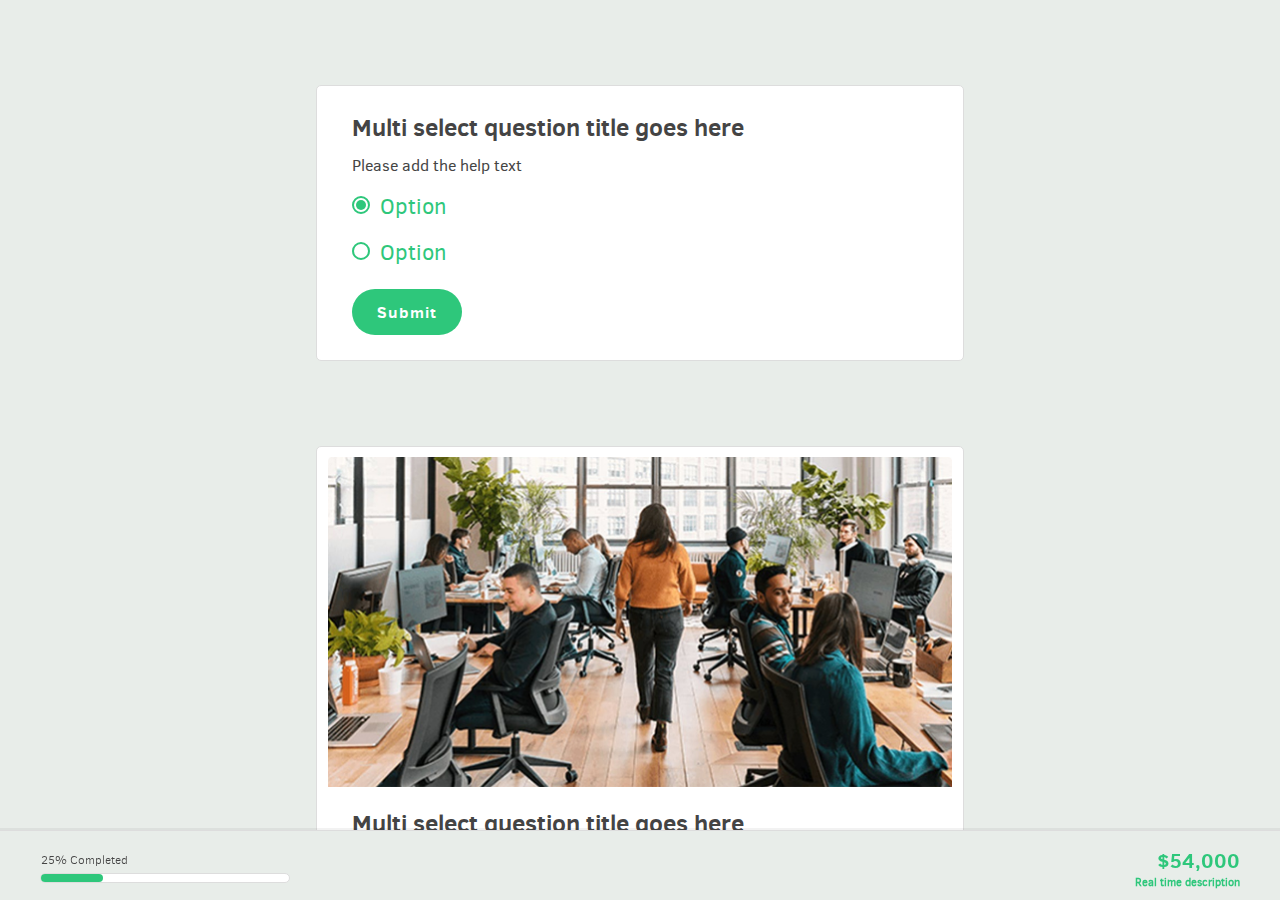
<file: question.html>
<!DOCTYPE html>
<html>
<head>
    <meta charset="utf-8">
    <meta http-equiv="X-UA-Compatible" content="IE=edge">
    <title>T-10 Template</title>
    <meta name="viewport" content="width=device-width, initial-scale=1.0, maximum-scale=1.0, user-scalable=no" />
    <link href="assets/css/t10.css" rel="stylesheet">
    <link href="assets/css/t10-resposnive.css" rel="stylesheet">
    <link href="https://maxcdn.bootstrapcdn.com/font-awesome/4.4.0/css/font-awesome.min.css" rel="stylesheet">
    <link href="https://maxcdn.icons8.com/fonts/line-awesome/1.1/css/line-awesome.min.css" rel="stylesheet">
    <link href="assets/css/selectize.default.css" rel="stylesheet">
</head>
<body>
    <div class="main-scrollDiv">
        <!-- Landing Section Start  -->
        <section class="section-landing landing-bg hide">
            <div class="landing-tint">
                <div class="sec-landing-inner">
                    <div class="landing-logo">
                        <a href="javascript:void(0);">
                            <img src="assets/images/logo.png" alt="Logo" />
                        </a>
                    </div>
                    <div class="section section-heading">
                        Calculator heading<br> goes here...
                    </div>
                    <div class="section section-subheading">
                        This is the sub heading that will show here
                    </div>
                    <div class="section section-leadform">
                        <div class="leadform-input-outr">
                            <input type="text" placeholder="sahil.verma@venturepact.com" />
                            <i class="la la-envelope"></i>
                        </div>
                    </div>
                    <div class="leadform-button">
                        <button type="button">Get Started</button>
                    </div>
                    <div class="buildOutgrow-outr">
                        <div class="buildOutgrow">
                            <p>BUILT WITH</p>
                            <a href="javascript:void(0);">
                                <img src="assets/images/buildOutgrow.png" />
                                <p>OUTGROW</p>
                            </a>
                        </div>
                    </div>
                </div>
            </div>
        </section>
        <!-- Landing Section End  -->
        <div class="realtime-Progressbar">
            <div class="landing-logo">
                <a href="javascript:void(0);">
                    <img src="assets/images/logo.png" alt="Logo" />
                </a>
            </div>
            <div class="progressComponent">
                <div class="pg-bar-outr">
                    <label>25% Completed</label>
                    <div class="pg-bar-inner" style="width:25%"></div>
                </div>
            </div>
            <div class="realtime-result">
                <span>$54,000</span>
                <p>Real time description</p>
            </div>
        </div>
        <section class="question-Section">
            <!-- Questioner Radio Section Start  -->
            <section class="section-question first">
                <div class="question-tint">
                    <div class="sec-question-inner">
                        <div class="realtime-result hide">
                            <span>$54,000</span>
                            <p>Real time description</p>
                        </div>
                        <div class="timeCounter hide">
                            <span>10</span>
                        </div>
                        <div class="question-progressbar hide">
                            <ul>
                                <li class="active"></li>
                                <li></li>
                                <li></li>
                                <li></li>
                                <li></li>
                            </ul>
                        </div>
                        <div class="question-mainBox">
                            <div class="navigation-outr hide">
                                <a class="prev disabled" href="javascript:void(0);"><i class="la la-angle-left"></i></a>
                                <a class="next disabled" href="javascript:void(0);"><i class="la la-angle-right"></i></a>
                            </div>
                            <div class="ques-image hide">
                                <img src="assets/images/question-img.jpg" alt="Question Image" />
                            </div>
                            <div class="ques-innerBox">
                                <div class="ques-heading">
                                    Multi select question title goes here
                                </div>
                                <div class="ques-subheading">
                                    Please add the help text
                                </div>
                                <div class="ques-radio-Component">
                                    <ul>
                                        <li>
                                            <input type="radio" checked id="f-option" name="selector">
                                            <label for="f-option">Option</label>
                                            <div class="check"></div>
                                        </li>
                                        
                                        <li>
                                            <input type="radio" id="s-option" name="selector">
                                            <label for="s-option">Option</label>
                                            <div class="check"><div class="inside"></div></div>
                                        </li>
                                    </ul>
                                </div>
                                <div class="question-button">
                                    <button type="button">Submit</button>
                                </div>
                            </div>
                        </div>
                <div class="buildOutgrow-outr hide">
                            <div class="buildOutgrow">
                                <p>BUILT WITH</p>
                                <a href="javascript:void(0);">
                                    <img src="assets/images/buildOutgrow.png" />
                                    <p>OUTGROW</p>
                                </a>
                            </div>
                        </div>
                    </div>
                </div>
            </section>
            <!-- Questioner Radio Section End  -->

            <!-- Questioner Multi Section Start  -->
            <section class="section-question second">
                <div class="question-tint">
                    <div class="sec-question-inner">
                        <div class="realtime-result hide">
                            <span>$54,000</span>
                            <p>Real time description</p>
                        </div>
                        <div class="timeCounter hide">
                            <span>9</span>
                        </div>
                        <div class="question-progressbar hide">
                            <ul>
                                <li class="active"></li>
                                <li class="active"></li>
                                <li></li>
                                <li></li>
                                <li></li>
                            </ul>
                        </div>
                        <div class="question-mainBox">
                            <div class="navigation-outr hide">
                                <a class="prev" href="javascript:void(0);"><i class="la la-angle-left"></i></a>
                                <a class="next" href="javascript:void(0);"><i class="la la-angle-right"></i></a>
                            </div>
                            <div class="ques-image">
                                <img src="assets/images/question-img.jpg" alt="Question Image" />
                            </div>
                            <div class="ques-innerBox">
                                <div class="ques-heading">
                                    Multi select question title goes here
                                </div>
                                <div class="ques-subheading">
                                    Please add the help text
                                </div>
                                <div class="ques-radio-Component checkbox">
                                    <ul>
                                        <li>
                                            <input type="checkbox" checked id="option-checkbox" name="checkbox">
                                            <label for="option-checkbox">Option 1</label>
                                            <div class="check"></div>
                                        </li>
                                        <li>
                                            <input type="checkbox" id="option-checkbox1" name="checkbox">
                                            <label for="option-checkbox1">Option 2</label>
                                            <div class="check"><div class="inside"></div></div>
                                        </li>
                                        <li>
                                            <input type="checkbox" id="option-checkbox2" name="checkbox">
                                            <label for="option-checkbox2">Option 3</label>
                                            <div class="check"><div class="inside"></div></div>
                                        </li>
                                        <li>
                                            <input type="checkbox" id="option-checkbox3" name="checkbox">
                                            <label for="option-checkbox3">Option 4</label>
                                            <div class="check"><div class="inside"></div></div>
                                        </li>
                                    </ul>
                                </div>
                                <div class="question-button">
                                    <button type="button">Submit</button>
                                </div>
                            </div>
                        </div>
                        <div class="buildOutgrow-outr hide">
                            <div class="buildOutgrow">
                                <p>BUILT WITH</p>
                                <a href="javascript:void(0);">
                                    <img src="assets/images/buildOutgrow.png" />
                                    <p>OUTGROW</p>
                                </a>
                            </div>
                        </div>
                    </div>
                </div>
            </section>
            <!-- Questioner Multi Section End  -->
            <!-- Questioner Image Radio Section Start  -->
            <section class="section-question third">
                <div class="question-tint">
                    <div class="sec-question-inner">
                        <div class="realtime-result hide">
                            <span>$54,000</span>
                            <p>Real time description</p>
                        </div>
                        <div class="timeCounter hide">
                            <span>10</span>
                        </div>
                        <div class="question-progressbar hide">
                            <ul>
                                <li class="active"></li>
                                <li class="active"></li>
                                <li class="active"></li>
                                <li></li>
                                <li></li>
                            </ul>
                        </div>
                        <div class="question-mainBox">
                            <div class="navigation-outr hide">
                                <a class="prev" href="javascript:void(0);"><i class="la la-angle-left"></i></a>
                                <a class="next" href="javascript:void(0);"><i class="la la-angle-right"></i></a>
                            </div>
                            <div class="ques-innerBox">
                                <div class="ques-heading">
                                    Multi select question title goes here
                                </div>
                                <div class="ques-subheading">
                                    Please add the help text
                                </div>
                                <div class="ques-radio-Component image-radio">
                                    <ul>
                                        <li>
                                            <input type="radio" checked id="image-radio" name="imgradio">
                                            <label for="image-radio">
                                                <!-- <img src="assets/images/youtube.jpg" alt="Youtube" /> -->
                                                <div class="check"></div>
                                            </label>
                                            <div class="imgradio-label">Youtube</div>
                                        </li>
                                        <li>
                                            <input type="radio" id="image-radio2" name="imgradio">
                                            <label for="image-radio2">
                                                <!-- <img src="assets/images/TV.jpg" alt="TV" /> -->
                                                <div class="check"></div>
                                            </label>
                                            <div class="imgradio-label">Web</div>
                                        </li>
                                    </ul>
                                </div>
                                <div class="question-button">
                                    <button type="button">Submit</button>
                                </div>
                            </div>
                        </div>
                        <div class="buildOutgrow-outr hide">
                            <div class="buildOutgrow">
                                <p>BUILT WITH</p>
                                <a href="javascript:void(0);">
                                    <img src="assets/images/buildOutgrow.png" />
                                    <p>OUTGROW</p>
                                </a>
                            </div>
                        </div>
                    </div>
                </div>
            </section>
            <!-- Questioner Image Radio Section End  -->
            <!-- Questioner Image Checkbox Section Start  -->
            <section class="section-question fourth">
                <div class="question-tint">
                    <div class="sec-question-inner">
                        <div class="realtime-result hide">
                            <span>$54,000</span>
                            <p>Real time description</p>
                        </div>
                        <div class="timeCounter hide">
                            <span>10</span>
                        </div>
                        <div class="question-progressbar hide">
                            <ul>
                                <li class="active"></li>
                                <li class="active"></li>
                                <li class="active"></li>
                                <li class="active"></li>
                                <li></li>
                            </ul>
                        </div>
                        <div class="question-mainBox">
                            <div class="navigation-outr hide">
                                <a class="prev" href="javascript:void(0);"><i class="la la-angle-left"></i></a>
                                <a class="next" href="javascript:void(0);"><i class="la la-angle-right"></i></a>
                            </div>
                            <div class="ques-innerBox">
                                <div class="ques-heading">
                                    Multi select question title goes here
                                </div>
                                <div class="ques-subheading">
                                    Please add the help text
                                </div>
                                <div class="ques-radio-Component image-radio checkbox">
                                    <ul>
                                        <li>
                                            <input type="checkbox" checked id="image-checkbox" name="imgradio">
                                            <label for="image-checkbox">
                                                <!-- <img src="assets/images/youtube.jpg" alt="Youtube" /> -->
                                                <div class="check"></div>
                                            </label>
                                            <div class="imgradio-label">Youtube</div>
                                        </li>
                                        <li>
                                            <input type="checkbox" id="image-checkbox2" name="imgradio">
                                            <label for="image-checkbox2">
                                                <!-- <img src="assets/images/TV.jpg" alt="TV" /> -->
                                                <div class="check"></div>
                                            </label>
                                            <div class="imgradio-label">Web</div>
                                        </li>
                                    </ul>
                                </div>
                                <div class="question-button">
                                    <button type="button">Submit</button>
                                </div>
                            </div>
                        </div>
                        <div class="buildOutgrow-outr hide">
                            <div class="buildOutgrow">
                                <p>BUILT WITH</p>
                                <a href="javascript:void(0);">
                                    <img src="assets/images/buildOutgrow.png" />
                                    <p>OUTGROW</p>
                                </a>
                            </div>
                        </div>
                    </div>
                </div>
            </section>
            <!-- Questioner Image Checkbox Section End  -->
            <!-- Questioner Component Section Start  -->
            <section class="section-question fifth">
                <div class="question-tint">
                    <div class="sec-question-inner">
                        <div class="realtime-result hide">
                            <span>$54,000</span>
                            <p>Real time description</p>
                        </div>
                        <div class="question-progressbar hide">
                            <ul>
                                <li class="active"></li>
                                <li class="active"></li>
                                <li class="active"></li>
                                <li class="active"></li>
                                <li class=""></li>
                            </ul>
                        </div>
                        <div class="question-mainBox">
                            <div class="navigation-outr hide">
                                <a class="prev" href="javascript:void(0);"><i class="la la-angle-left"></i></a>
                                <a class="next" href="javascript:void(0);"><i class="la la-angle-right"></i></a>
                            </div>
                            <div class="ques-innerBox">
                                <div class="ques-heading">
                                    How can we get in touch?
                                </div>
                                <div class="ques-subheading">
                                    Where can we send you a detailed report?
                                </div>
                                <div class="ques-component-outr">
                                    <form>
                                        <div class="section question-leadform">
                                            <div class="question-input-outr without-icon">
                                                <input type="text" placeholder="Sahil Verma" />
                                            </div>
                                            <div class="question-input-outr without-icon">
                                                <select id="select-beast" class="demo-default" placeholder="Select a person...">
                                                    <option value="">Select a person...</option>
                                                    <option value="4">Thomas Edison</option>
                                                    <option value="1">Nikola</option>
                                                    <option value="3">Nikola Tesla</option>
                                                    <option value="5">Arnold Schwarzenegger</option>
                                                </select>
                                            </div>
                                            <div class="question-input-outr without-icon fileuploader">
                                                <i class="la la-upload"></i>
                                                <input type="file" placeholder="File Uploader" />
                                                <input type="text" placeholder="File Uploader">
                                            </div>
                                            <div class="question-input-outr without-icon">
                                                <textarea placeholder="Textarea..." rows="4"></textarea>
                                            </div>
                                            <div class="ques-radio-Component opinion-radio">
                                                <ul>
                                                    <li>
                                                        <input type="radio" checked id="opinion-radio" name="selector">
                                                        <label for="opinion-radio">1</label>
                                                    </li>
                                                    <li>
                                                        <input type="radio" id="opinion-radio2" name="selector">
                                                        <label for="opinion-radio2">2</label>
                                                    </li>
                                                    <li>
                                                        <input type="radio" id="opinion-radio3" name="selector">
                                                        <label for="opinion-radio3">3</label>
                                                    </li>
                                                    <li>
                                                        <input type="radio" id="opinion-radio4" name="selector">
                                                        <label for="opinion-radio4">4</label>
                                                    </li>
                                                    <li>
                                                        <input type="radio" id="opinion-radio5" name="selector">
                                                        <label for="opinion-radio5">5</label>
                                                    </li>
                                                </ul>
                                            </div>
                                        </div>
                                    </form>
                                </div>
                                <div class="question-button">
                                    <button type="button">Submit</button>
                                </div>
                            </div>
                        </div>
                        <div class="buildOutgrow-outr hide">
                            <div class="buildOutgrow">
                                <p>BUILT WITH</p>
                                <a href="javascript:void(0);">
                                    <img src="assets/images/buildOutgrow.png" />
                                    <p>OUTGROW</p>
                                </a>
                            </div>
                        </div>
                    </div>
                </div>
            </section>
            <!-- Questioner Component End  -->
            <!-- Questioner Leadform Section Start  -->
            <section class="section-question six">
                <div class="question-tint">
                    <div class="sec-question-inner">
                        <div class="realtime-result hide">
                            <span>$54,000</span>
                            <p>Real time description</p>
                        </div>
                        <div class="question-progressbar hide">
                            <ul>
                                <li class="active"></li>
                                <li class="active"></li>
                                <li class="active"></li>
                                <li class="active"></li>
                                <li class="active"></li>
                            </ul>
                        </div>
                        <div class="question-mainBox">
                            <div class="navigation-outr hide">
                                <a class="prev" href="javascript:void(0);"><i class="la la-angle-left"></i></a>
                                <a class="next" href="javascript:void(0);"><i class="la la-angle-right"></i></a>
                            </div>
                            <div class="ques-innerBox">
                                <div class="ques-heading">
                                    How can we get in touch?
                                </div>
                                <div class="ques-subheading">
                                    Where can we send you a detailed report?
                                </div>
                                <div class="ques-leaform-outr">
                                    <form>
                                        <div class="section question-leadform">
                                            <div class="question-input-outr">
                                                <label>My Name is</label>
                                                <input type="text" placeholder="Sahil Verma" />
                                                <i class="la la-user"></i>
                                            </div>
                                            <div class="question-input-outr">
                                                <label>My Email is</label>
                                                <input type="text" placeholder="sahil.verma@venturepact.com" />
                                                <i class="la la-envelope"></i>
                                            </div>
                                        </div>
                                    </form>
                                </div>
                                <div class="question-button">
                                    <!-- <button type="button">Submit</button> -->
                                    <a href="result.html">Submit</a>
                                </div>
                            </div>
                        </div>
                        <div class="buildOutgrow-outr hide">
                            <div class="buildOutgrow">
                                <p>BUILT WITH</p>
                                <a href="javascript:void(0);">
                                    <img src="assets/images/buildOutgrow.png" />
                                    <p>OUTGROW</p>
                                </a>
                            </div>
                        </div>
                    </div>
                </div>
            </section>
            <!-- Questioner Leadform Section End  -->
        </section>
        <!-- Result Section Start  -->
        <section class="result-question hide">
            <div class="result-tint">
                <div class="sec-result-inner social-iconOn">
                    <div class="result-heading">
                        This is the page heading
                    </div>
                    <div class="result-mainBox result-topborder">
                        <div class="result-media graph">
                            <img src="assets/images/graph.jpg" />
                            <label>This is Graph</label>
                        </div>
                    </div>
                    <div class="result-mainBox result-topborder">
                        <div class="result-innerBox">
                            <div class="numeric-result">
                                <label class="numeric-heading">$550 to $566</label>
                                <p class="numeric-description">Default text for the result<br> Using the same camera and crew that shot Gravity and Avtar!</p>
                            </div>
                            <div class="numeric-result">
                                <label class="numeric-heading">$550 to $566</label>
                                <p class="numeric-description">Default text for the result<br> Using the same camera and crew that shot Gravity and Avtar!</p>
                            </div>
                            <div class="numeric-result">
                                <label class="numeric-heading">$550 to $566</label>
                                <p class="numeric-description">Default text for the result<br> Using the same camera and crew that shot Gravity and Avtar!</p>
                            </div>
                        </div>
                    </div>
                    <div class="result-leadform-outr">
                        <div class="result-leadform-heading">Where can we send you a detailed report?</div>
                        <div class="section result-leadform">
                            <div class="result-leadform-input-outr">
                                <input type="text" placeholder="sahil.verma@venturepact.com" />
                                <i class="la la-envelope"></i>
                            </div>
                        </div>
                        <div class="result-leadform-button">
                            <button type="button">Submit</button>
                        </div>
                    </div>
                    <div class="buildOutgrow-outr hide">
                        <div class="buildOutgrow">
                            <p>BUILT WITH</p>
                            <a href="javascript:void(0);">
                                <img src="assets/images/buildOutgrow.png" />
                                <p>OUTGROW</p>
                            </a>
                        </div>
                    </div>
                </div>
                <div class="result-socia-outr">
                    <div class="section-social">
                        <label class="section-social-heading">Share the results</label>
                        <ul class="social-icons">
                            <li>
                                <a class="social-fb button--sacnite" href="javascript:void(0);">
                                    <i class="fa fa-facebook fa-lg"></i>
                                    <div class="tooltip">Facebook</div>
                                </a>
                            </li>
                            <li>
                                <a class="social-twitter button--sacnite" href="javascript:void(0);">
                                    <i class="fa fa-twitter fa-lg"></i>
                                    <div class="tooltip">Twitter</div>
                                </a>
                            </li>
                            <li>
                                <a class="social-in button--sacnite" href="javascript:void(0);">
                                    <i class="fa fa-linkedin fa-lg"></i>
                                    <div class="tooltip">Linkedin</div>
                                </a>
                            </li>
                            <li>
                                <a class="social-in button--sacnite" href="javascript:void(0);">
                                    <i class="fa fa-vk fa-lg"></i>
                                    <div class="tooltip">VKontakte</div>
                                </a>
                            </li>
                            <li>
                                <a class="social-wts button--sacnite" href="javascript:void(0);">
                                    <i class="fa fa-whatsapp fa-lg"></i>
                                    <div class="tooltip">Whatsapp</div>
                                </a>
                            </li>
                            <li>
                                <a class="social-email button--sacnite" href="javascript:void(0);">
                                    <i class="fa fa-envelope fa-lg"></i>
                                    <div class="tooltip">Mail</div>
                                </a>
                            </li>
                            <li>
                                <a class="social-in button--sacnite" href="javascript:void(0);">
                                    <i class="fa fa-comments-o fa-lg"></i>
                                    <div class="tooltip">Messenger</div>
                                </a>
                            </li>
                            <li>
                                <a class="social-plus button--sacnite" href="javascript:void(0);">
                                    <i class="fa fa-google-plus fa-lg"></i>
                                    <div class="tooltip">Google Plus</div>
                                </a>
                            </li>
                        </ul>
                        <span></span>
                    </div>
                    <div class="section-disclaimer">
                        <p>This calculator is powered by Outgrow</p>
                    </div>
                    <div class="section-buildoutgrow">
                        <div class="buildOutgrow">
                            <p>BUILT WITH</p>
                            <a href="javascript:void(0);">
                                <img src="assets/images/buildOutgrow.png" />
                                <p>OUTGROW</p>
                            </a>
                        </div>
                    </div>
                </div>
            </div>
        </section>
        <!-- Result Section End  -->
    </div>
</body>
<script type="text/javascript" src="https://cdnjs.cloudflare.com/ajax/libs/jquery/3.3.1/jquery.min.js"></script>
<script type="text/javascript" src="assets/js/selectize.js"></script>
<script>
    $(document).ready(function () {

        $('#select-beast').selectize({
            create: true,
            sortField: 'text'
        });

        $('button').click(function() {
            let el = jQuery('.second');
            let elOffset = el.offset().top + jQuery('.question-Section').scrollTop();
            let elHeight = el.height();
            let windowHeight = jQuery(window).height();
            let offset= elOffset - (0);
            jQuery('.question-Section').animate({ scrollTop: offset }, 300, 'linear');
        
        });
    });

</script>

</html>
</file>
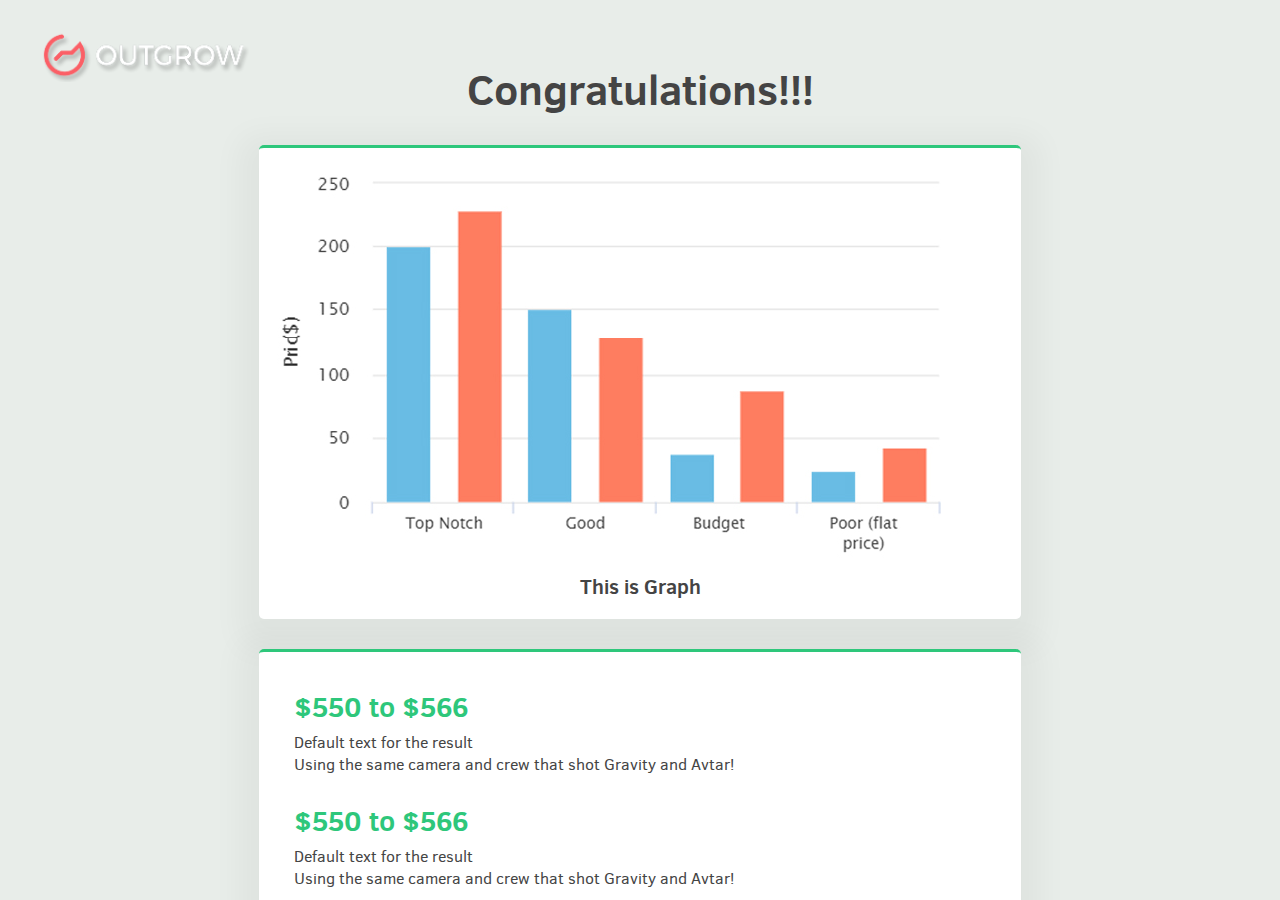
<file: result.html>
<!DOCTYPE html>
<html>
<head>
    <meta charset="utf-8">
    <meta http-equiv="X-UA-Compatible" content="IE=edge">
    <title>T-10 Template</title>
    <meta name="viewport" content="width=device-width, initial-scale=1.0, maximum-scale=1.0, user-scalable=no" />
    <link href="assets/css/t10.css" rel="stylesheet">
    <link href="assets/css/t10-resposnive.css" rel="stylesheet">
    <link href="https://maxcdn.bootstrapcdn.com/font-awesome/4.4.0/css/font-awesome.min.css" rel="stylesheet">
    <link href="https://maxcdn.icons8.com/fonts/line-awesome/1.1/css/line-awesome.min.css" rel="stylesheet">
    <link href="assets/css/selectize.default.css" rel="stylesheet">
</head>
<body>
    <div class="main-scrollDiv">
        <!-- Landing Section Start  -->
        <section class="section-landing landing-bg hide">
            <div class="landing-tint">
                <div class="sec-landing-inner">
                    <div class="landing-logo">
                        <a href="index.html">
                            <img src="assets/images/logo.png" alt="Logo" />
                        </a>
                    </div>
                    <div class="section section-heading">
                        Calculator heading<br> goes here...
                    </div>
                    <div class="section section-subheading">
                        This is the sub heading that will show here
                    </div>
                    <div class="section section-leadform">
                        <div class="leadform-input-outr">
                            <input type="text" placeholder="sahil.verma@venturepact.com" />
                            <i class="la la-envelope"></i>
                        </div>
                    </div>
                    <div class="leadform-button">
                        <button type="button">Get Started</button>
                    </div>
                    <div class="buildOutgrow-outr">
                        <div class="buildOutgrow">
                            <p>BUILT WITH</p>
                            <a href="javascript:void(0);">
                                <img src="assets/images/buildOutgrow.png" />
                                <p>OUTGROW</p>
                            </a>
                        </div>
                    </div>
                </div>
            </div>
        </section>
        <!-- Landing Section End  -->
        <div class="realtime-Progressbar hide">
            <div class="landing-logo">
                <a href="javascript:void(0);">
                    <img src="assets/images/logo.png" alt="Logo" />
                </a>
            </div>
            <div class="progressComponent">
                <div class="pg-bar-outr">
                    <label>25% Completed</label>
                    <div class="pg-bar-inner" style="width:25%"></div>
                </div>
            </div>
            <div class="realtime-result">
                <span>$54,000</span>
                <p>Real time description</p>
            </div>
        </div>
        <section class="question-Section hide">
            <!-- Questioner Radio Section Start  -->
            <section class="section-question first">
                <div class="question-tint">
                    <div class="sec-question-inner">
                        <div class="realtime-result hide">
                            <span>$54,000</span>
                            <p>Real time description</p>
                        </div>
                        <div class="timeCounter hide">
                            <span>10</span>
                        </div>
                        <div class="question-progressbar hide">
                            <ul>
                                <li class="active"></li>
                                <li></li>
                                <li></li>
                                <li></li>
                                <li></li>
                            </ul>
                        </div>
                        <div class="question-mainBox">
                            <div class="navigation-outr hide">
                                <a class="prev disabled" href="javascript:void(0);"><i class="la la-angle-left"></i></a>
                                <a class="next disabled" href="javascript:void(0);"><i class="la la-angle-right"></i></a>
                            </div>
                            <div class="ques-image">
                                <img src="assets/images/question-img.jpg" alt="Question Image" />
                            </div>
                            <div class="ques-innerBox">
                                <div class="ques-heading">
                                    Multi select question title goes here
                                </div>
                                <div class="ques-subheading">
                                    Please add the help text
                                </div>
                                <div class="ques-radio-Component">
                                    <ul>
                                        <li>
                                            <input type="radio" checked id="f-option" name="selector">
                                            <label for="f-option">Option</label>
                                            <div class="check"></div>
                                        </li>
                                        
                                        <li>
                                            <input type="radio" id="s-option" name="selector">
                                            <label for="s-option">Option</label>
                                            <div class="check"><div class="inside"></div></div>
                                        </li>
                                    </ul>
                                </div>
                                <div class="question-button">
                                    <button type="button">Submit</button>
                                </div>
                            </div>
                        </div>
                <div class="buildOutgrow-outr hide">
                            <div class="buildOutgrow">
                                <p>BUILT WITH</p>
                                <a href="javascript:void(0);">
                                    <img src="assets/images/buildOutgrow.png" />
                                    <p>OUTGROW</p>
                                </a>
                            </div>
                        </div>
                    </div>
                </div>
            </section>
            <!-- Questioner Radio Section End  -->

            <!-- Questioner Multi Section Start  -->
            <section class="section-question second">
                <div class="question-tint">
                    <div class="sec-question-inner">
                        <div class="realtime-result hide">
                            <span>$54,000</span>
                            <p>Real time description</p>
                        </div>
                        <div class="timeCounter hide">
                            <span>9</span>
                        </div>
                        <div class="question-progressbar hide">
                            <ul>
                                <li class="active"></li>
                                <li class="active"></li>
                                <li></li>
                                <li></li>
                                <li></li>
                            </ul>
                        </div>
                        <div class="question-mainBox">
                            <div class="navigation-outr hide">
                                <a class="prev" href="javascript:void(0);"><i class="la la-angle-left"></i></a>
                                <a class="next" href="javascript:void(0);"><i class="la la-angle-right"></i></a>
                            </div>
                            <div class="ques-image">
                                <img src="assets/images/question-img.jpg" alt="Question Image" />
                            </div>
                            <div class="ques-innerBox">
                                <div class="ques-heading">
                                    Multi select question title goes here
                                </div>
                                <div class="ques-subheading">
                                    Please add the help text
                                </div>
                                <div class="ques-radio-Component checkbox">
                                    <ul>
                                        <li>
                                            <input type="checkbox" checked id="option-checkbox" name="checkbox">
                                            <label for="option-checkbox">Option 1</label>
                                            <div class="check"></div>
                                        </li>
                                        <li>
                                            <input type="checkbox" id="option-checkbox1" name="checkbox">
                                            <label for="option-checkbox1">Option 2</label>
                                            <div class="check"><div class="inside"></div></div>
                                        </li>
                                        <li>
                                            <input type="checkbox" id="option-checkbox2" name="checkbox">
                                            <label for="option-checkbox2">Option 3</label>
                                            <div class="check"><div class="inside"></div></div>
                                        </li>
                                        <li>
                                            <input type="checkbox" id="option-checkbox3" name="checkbox">
                                            <label for="option-checkbox3">Option 4</label>
                                            <div class="check"><div class="inside"></div></div>
                                        </li>
                                    </ul>
                                </div>
                                <div class="question-button">
                                    <button type="button">Submit</button>
                                </div>
                            </div>
                        </div>
                        <div class="buildOutgrow-outr hide">
                            <div class="buildOutgrow">
                                <p>BUILT WITH</p>
                                <a href="javascript:void(0);">
                                    <img src="assets/images/buildOutgrow.png" />
                                    <p>OUTGROW</p>
                                </a>
                            </div>
                        </div>
                    </div>
                </div>
            </section>
            <!-- Questioner Multi Section End  -->
            <!-- Questioner Image Radio Section Start  -->
            <section class="section-question third">
                <div class="question-tint">
                    <div class="sec-question-inner">
                        <div class="realtime-result hide">
                            <span>$54,000</span>
                            <p>Real time description</p>
                        </div>
                        <div class="timeCounter hide">
                            <span>10</span>
                        </div>
                        <div class="question-progressbar hide">
                            <ul>
                                <li class="active"></li>
                                <li class="active"></li>
                                <li class="active"></li>
                                <li></li>
                                <li></li>
                            </ul>
                        </div>
                        <div class="question-mainBox">
                            <div class="navigation-outr hide">
                                <a class="prev" href="javascript:void(0);"><i class="la la-angle-left"></i></a>
                                <a class="next" href="javascript:void(0);"><i class="la la-angle-right"></i></a>
                            </div>
                            <div class="ques-innerBox">
                                <div class="ques-heading">
                                    Multi select question title goes here
                                </div>
                                <div class="ques-subheading">
                                    Please add the help text
                                </div>
                                <div class="ques-radio-Component image-radio">
                                    <ul>
                                        <li>
                                            <input type="radio" checked id="image-radio" name="imgradio">
                                            <label for="image-radio">
                                                <!-- <img src="assets/images/youtube.jpg" alt="Youtube" /> -->
                                                <div class="check"></div>
                                            </label>
                                            <div class="imgradio-label">Youtube</div>
                                        </li>
                                        <li>
                                            <input type="radio" id="image-radio2" name="imgradio">
                                            <label for="image-radio2">
                                                <!-- <img src="assets/images/TV.jpg" alt="TV" /> -->
                                                <div class="check"></div>
                                            </label>
                                            <div class="imgradio-label">Web</div>
                                        </li>
                                    </ul>
                                </div>
                                <div class="question-button">
                                    <button type="button">Submit</button>
                                </div>
                            </div>
                        </div>
                        <div class="buildOutgrow-outr hide">
                            <div class="buildOutgrow">
                                <p>BUILT WITH</p>
                                <a href="javascript:void(0);">
                                    <img src="assets/images/buildOutgrow.png" />
                                    <p>OUTGROW</p>
                                </a>
                            </div>
                        </div>
                    </div>
                </div>
            </section>
            <!-- Questioner Image Radio Section End  -->
            <!-- Questioner Image Checkbox Section Start  -->
            <section class="section-question fourth">
                <div class="question-tint">
                    <div class="sec-question-inner">
                        <div class="realtime-result hide">
                            <span>$54,000</span>
                            <p>Real time description</p>
                        </div>
                        <div class="timeCounter hide">
                            <span>10</span>
                        </div>
                        <div class="question-progressbar hide">
                            <ul>
                                <li class="active"></li>
                                <li class="active"></li>
                                <li class="active"></li>
                                <li class="active"></li>
                                <li></li>
                            </ul>
                        </div>
                        <div class="question-mainBox">
                            <div class="navigation-outr hide">
                                <a class="prev" href="javascript:void(0);"><i class="la la-angle-left"></i></a>
                                <a class="next" href="javascript:void(0);"><i class="la la-angle-right"></i></a>
                            </div>
                            <div class="ques-innerBox">
                                <div class="ques-heading">
                                    Multi select question title goes here
                                </div>
                                <div class="ques-subheading">
                                    Please add the help text
                                </div>
                                <div class="ques-radio-Component image-radio checkbox">
                                    <ul>
                                        <li>
                                            <input type="checkbox" checked id="image-checkbox" name="imgradio">
                                            <label for="image-checkbox">
                                                <!-- <img src="assets/images/youtube.jpg" alt="Youtube" /> -->
                                                <div class="check"></div>
                                            </label>
                                            <div class="imgradio-label">Youtube</div>
                                        </li>
                                        <li>
                                            <input type="checkbox" id="image-checkbox2" name="imgradio">
                                            <label for="image-checkbox2">
                                                <!-- <img src="assets/images/TV.jpg" alt="TV" /> -->
                                                <div class="check"></div>
                                            </label>
                                            <div class="imgradio-label">Web</div>
                                        </li>
                                    </ul>
                                </div>
                                <div class="question-button">
                                    <button type="button">Submit</button>
                                </div>
                            </div>
                        </div>
                        <div class="buildOutgrow-outr hide">
                            <div class="buildOutgrow">
                                <p>BUILT WITH</p>
                                <a href="javascript:void(0);">
                                    <img src="assets/images/buildOutgrow.png" />
                                    <p>OUTGROW</p>
                                </a>
                            </div>
                        </div>
                    </div>
                </div>
            </section>
            <!-- Questioner Image Checkbox Section End  -->
            <!-- Questioner Component Section Start  -->
            <section class="section-question fifth">
                <div class="question-tint">
                    <div class="sec-question-inner">
                        <div class="realtime-result hide">
                            <span>$54,000</span>
                            <p>Real time description</p>
                        </div>
                        <div class="question-progressbar hide">
                            <ul>
                                <li class="active"></li>
                                <li class="active"></li>
                                <li class="active"></li>
                                <li class="active"></li>
                                <li class=""></li>
                            </ul>
                        </div>
                        <div class="question-mainBox">
                            <div class="navigation-outr hide">
                                <a class="prev" href="javascript:void(0);"><i class="la la-angle-left"></i></a>
                                <a class="next" href="javascript:void(0);"><i class="la la-angle-right"></i></a>
                            </div>
                            <div class="ques-innerBox">
                                <div class="ques-heading">
                                    How can we get in touch?
                                </div>
                                <div class="ques-subheading">
                                    Where can we send you a detailed report?
                                </div>
                                <div class="ques-component-outr">
                                    <form>
                                        <div class="section question-leadform">
                                            <div class="question-input-outr without-icon">
                                                <input type="text" placeholder="Sahil Verma" />
                                            </div>
                                            <div class="question-input-outr without-icon">
                                                <select id="select-beast" class="demo-default" placeholder="Select a person...">
                                                    <option value="">Select a person...</option>
                                                    <option value="4">Thomas Edison</option>
                                                    <option value="1">Nikola</option>
                                                    <option value="3">Nikola Tesla</option>
                                                    <option value="5">Arnold Schwarzenegger</option>
                                                </select>
                                            </div>
                                            <div class="question-input-outr without-icon fileuploader">
                                                <i class="la la-upload"></i>
                                                <input type="file" placeholder="File Uploader" />
                                                <input type="text" placeholder="File Uploader">
                                            </div>
                                            <div class="question-input-outr without-icon">
                                                <textarea placeholder="Textarea..." rows="4"></textarea>
                                            </div>
                                            <div class="ques-radio-Component opinion-radio">
                                                <ul>
                                                    <li>
                                                        <input type="radio" checked id="opinion-radio" name="selector">
                                                        <label for="opinion-radio">1</label>
                                                    </li>
                                                    <li>
                                                        <input type="radio" id="opinion-radio2" name="selector">
                                                        <label for="opinion-radio2">2</label>
                                                    </li>
                                                    <li>
                                                        <input type="radio" id="opinion-radio3" name="selector">
                                                        <label for="opinion-radio3">3</label>
                                                    </li>
                                                    <li>
                                                        <input type="radio" id="opinion-radio4" name="selector">
                                                        <label for="opinion-radio4">4</label>
                                                    </li>
                                                    <li>
                                                        <input type="radio" id="opinion-radio5" name="selector">
                                                        <label for="opinion-radio5">5</label>
                                                    </li>
                                                </ul>
                                            </div>
                                        </div>
                                    </form>
                                </div>
                                <div class="question-button">
                                    <button type="button">Submit</button>
                                </div>
                            </div>
                        </div>
                        <div class="buildOutgrow-outr hide">
                            <div class="buildOutgrow">
                                <p>BUILT WITH</p>
                                <a href="javascript:void(0);">
                                    <img src="assets/images/buildOutgrow.png" />
                                    <p>OUTGROW</p>
                                </a>
                            </div>
                        </div>
                    </div>
                </div>
            </section>
            <!-- Questioner Component End  -->
            <!-- Questioner Leadform Section Start  -->
            <section class="section-question six">
                <div class="question-tint">
                    <div class="sec-question-inner">
                        <div class="realtime-result hide">
                            <span>$54,000</span>
                            <p>Real time description</p>
                        </div>
                        <div class="question-progressbar hide">
                            <ul>
                                <li class="active"></li>
                                <li class="active"></li>
                                <li class="active"></li>
                                <li class="active"></li>
                                <li class="active"></li>
                            </ul>
                        </div>
                        <div class="question-mainBox">
                            <div class="navigation-outr hide">
                                <a class="prev" href="javascript:void(0);"><i class="la la-angle-left"></i></a>
                                <a class="next" href="javascript:void(0);"><i class="la la-angle-right"></i></a>
                            </div>
                            <div class="ques-innerBox">
                                <div class="ques-heading">
                                    How can we get in touch?
                                </div>
                                <div class="ques-subheading">
                                    Where can we send you a detailed report?
                                </div>
                                <div class="ques-leaform-outr">
                                    <form>
                                        <div class="section question-leadform">
                                            <div class="question-input-outr">
                                                <label>My Name is</label>
                                                <input type="text" placeholder="Sahil Verma" />
                                                <i class="la la-user"></i>
                                            </div>
                                            <div class="question-input-outr">
                                                <label>My Email is</label>
                                                <input type="text" placeholder="sahil.verma@venturepact.com" />
                                                <i class="la la-envelope"></i>
                                            </div>
                                        </div>
                                    </form>
                                </div>
                                <div class="question-button">
                                    <button type="button">Submit</button>
                                </div>
                            </div>
                        </div>
                        <div class="buildOutgrow-outr hide">
                            <div class="buildOutgrow">
                                <p>BUILT WITH</p>
                                <a href="javascript:void(0);">
                                    <img src="assets/images/buildOutgrow.png" />
                                    <p>OUTGROW</p>
                                </a>
                            </div>
                        </div>
                    </div>
                </div>
            </section>
            <!-- Questioner Leadform Section End  -->
        </section>
        <!-- Result Section Start  -->
        <section class="result-question">
            <div class="result-tint">
                <div class="sec-result-inner social-iconOn">
                    <div class="landing-logo">
                        <a href="index.html">
                            <img src="assets/images/logo.png" alt="Logo" />
                        </a>
                    </div>
                    <div class="result-heading">
                        Congratulations!!!
                    </div>
                    <div class="result-mainBox result-topborder">
                        <div class="result-media graph">
                            <img src="assets/images/graph.jpg" />
                            <label>This is Graph</label>
                        </div>
                    </div>
                    <div class="result-mainBox result-topborder">
                        <div class="result-innerBox">
                            <div class="numeric-result">
                                <label class="numeric-heading">$550 to $566</label>
                                <p class="numeric-description">Default text for the result<br> Using the same camera and crew that shot Gravity and Avtar!</p>
                            </div>
                            <div class="numeric-result">
                                <label class="numeric-heading">$550 to $566</label>
                                <p class="numeric-description">Default text for the result<br> Using the same camera and crew that shot Gravity and Avtar!</p>
                            </div>
                            <div class="numeric-result">
                                <label class="numeric-heading">$550 to $566</label>
                                <p class="numeric-description">Default text for the result<br> Using the same camera and crew that shot Gravity and Avtar!</p>
                            </div>
                        </div>
                    </div>
                    <div class="result-leadform-outr">
                        <div class="result-leadform-heading">Where can we send you a detailed report?</div>
                        <div class="section result-leadform">
                            <div class="result-leadform-input-outr">
                                <input type="text" placeholder="sahil.verma@venturepact.com" />
                                <i class="la la-envelope"></i>
                            </div>
                        </div>
                        <div class="result-leadform-button">
                            <button type="button">Submit</button>
                        </div>
                    </div>
                    <div class="buildOutgrow-outr hide">
                        <div class="buildOutgrow">
                            <p>BUILT WITH</p>
                            <a href="javascript:void(0);">
                                <img src="assets/images/buildOutgrow.png" />
                                <p>OUTGROW</p>
                            </a>
                        </div>
                    </div>
                </div>
                <div class="result-socia-outr">
                    <div class="section-social">
                        <label class="section-social-heading">Share the results</label>
                        <ul class="social-icons">
                            <li>
                                <a class="social-fb button--sacnite" href="javascript:void(0);">
                                    <i class="fa fa-facebook fa-lg"></i>
                                    <div class="tooltip">Facebook</div>
                                </a>
                            </li>
                            <li>
                                <a class="social-twitter button--sacnite" href="javascript:void(0);">
                                    <i class="fa fa-twitter fa-lg"></i>
                                    <div class="tooltip">Twitter</div>
                                </a>
                            </li>
                            <li>
                                <a class="social-in button--sacnite" href="javascript:void(0);">
                                    <i class="fa fa-linkedin fa-lg"></i>
                                    <div class="tooltip">Linkedin</div>
                                </a>
                            </li>
                            <li>
                                <a class="social-in button--sacnite" href="javascript:void(0);">
                                    <i class="fa fa-vk fa-lg"></i>
                                    <div class="tooltip">VKontakte</div>
                                </a>
                            </li>
                            <li>
                                <a class="social-wts button--sacnite" href="javascript:void(0);">
                                    <i class="fa fa-whatsapp fa-lg"></i>
                                    <div class="tooltip">Whatsapp</div>
                                </a>
                            </li>
                            <li>
                                <a class="social-email button--sacnite" href="javascript:void(0);">
                                    <i class="fa fa-envelope fa-lg"></i>
                                    <div class="tooltip">Mail</div>
                                </a>
                            </li>
                            <li>
                                <a class="social-in button--sacnite" href="javascript:void(0);">
                                    <i class="fa fa-comments-o fa-lg"></i>
                                    <div class="tooltip">Messenger</div>
                                </a>
                            </li>
                            <li>
                                <a class="social-plus button--sacnite" href="javascript:void(0);">
                                    <i class="fa fa-google-plus fa-lg"></i>
                                    <div class="tooltip">Google Plus</div>
                                </a>
                            </li>
                        </ul>
                        <span></span>
                    </div>
                    <div class="section-disclaimer">
                        <p>This calculator is powered by Outgrow</p>
                    </div>
                    <div class="section-buildoutgrow">
                        <div class="buildOutgrow">
                            <p>BUILT WITH</p>
                            <a href="javascript:void(0);">
                                <img src="assets/images/buildOutgrow.png" />
                                <p>OUTGROW</p>
                            </a>
                        </div>
                    </div>
                </div>
            </div>
        </section>
        <!-- Result Section End  -->
    </div>
</body>
<script type="text/javascript" src="https://cdnjs.cloudflare.com/ajax/libs/jquery/3.3.1/jquery.min.js"></script>
<script type="text/javascript" src="assets/js/selectize.js"></script>
<script>
    $(document).ready(function () {

        $('#select-beast').selectize({
            create: true,
            sortField: 'text'
        });

        $('button').click(function() {
            let el = jQuery('.second');
            let elOffset = el.offset().top + jQuery('.question-Section').scrollTop();
            let elHeight = el.height();
            let windowHeight = jQuery(window).height();
            let offset= elOffset - (0);
            jQuery('.question-Section').animate({ scrollTop: offset }, 800, 'linear');
        
        });
    });

</script>

</html>
</file>
<file: assets/css/t10.css>
/* worksans webkit */
@font-face {
  font-family: 'clear_sansbold';
  src: url('../fonts/clearsans-bold-webfont.eot');
  src: url('../fonts/clearsans-bold-webfont.eot?#iefix') format('embedded-opentype'),
       url('../fonts/clearsans-bold-webfont.woff2') format('woff2'),
       url('../fonts/clearsans-bold-webfont.woff') format('woff');
  font-weight: normal;
  font-style: normal;

}
@font-face {
  font-family: 'clear_sanslight';
  src: url('../fonts/clearsans-light-webfont.eot');
  src: url('../fonts/clearsans-light-webfont.eot?#iefix') format('embedded-opentype'),
       url('../fonts/clearsans-light-webfont.woff2') format('woff2'),
       url('../fonts/clearsans-light-webfont.woff') format('woff');
  font-weight: normal;
  font-style: normal;

}
@font-face {
  font-family: 'clear_sansregular';
  src: url('../fonts/clearsans-regular-webfont.eot');
  src: url('../fonts/clearsans-regular-webfont.eot?#iefix') format('embedded-opentype'),
       url('../fonts/clearsans-regular-webfont.woff2') format('woff2'),
       url('../fonts/clearsans-regular-webfont.woff') format('woff');
  font-weight: normal;
  font-style: normal;

}
/* worksans webkit */



*{margin: 0; padding: 0;box-sizing: border-box;}
:after, :before { box-sizing: border-box;}
body{background: transparent; font-family: clear_sansregular; color: #444; overflow: hidden;}
input:focus,textarea:focus{outline: none;}
button:focus,a:focus,img:focus{ outline: none; text-decoration: none;}
a,img,ul,li{text-decoration: none;color: #444; list-style: none;}
.la{transform: rotate(.03deg);}
.no-padding{padding: 0px;}
.no-margin{margin: 0px;}
.hide{display: none !important;}


input::-webkit-input-placeholder {color: #444; opacity: 0.4;}
input::-moz-placeholder {color: #444; opacity: 0.4;}
input:-ms-input-placeholder {color: #444; opacity: 0.4;}
input:-moz-placeholder {color: #444; opacity: 0.4;}

textarea::-webkit-input-placeholder {color: #444; opacity: 0.4;}
textarea::-moz-placeholder {color: #444; opacity: 0.4;}
textarea:-ms-input-placeholder {color: #444; opacity: 0.4;}
textarea:-moz-placeholder {color: #444; opacity: 0.4;}

.main-scrollDiv{position: fixed;overflow-y: auto;overflow-x: hidden;z-index: 1; height: 100%;width: 100%;}

/* Landing Css star */
.section-landing{float: none;width: 100%;display: table;min-height: 100vh;height: 100%; position: relative;}
.landing-bg{ background: url(../images/landing-bg.jpg); background-repeat: no-repeat; background-size: cover;}
.landing-tint{display: table-cell;vertical-align: middle; width: 100%; height: 100%;background-color: rgba(50, 65, 53, 0.2);}
.sec-landing-inner {width: 100%; max-width: 800px; display: flex; height: 100%;flex-direction: column; justify-content: center;margin: 0 auto;padding-top: 100px; padding-bottom: 120px;}
.section{ float: left; width: 100%;}
.landing-logo{ float: left; width: 100%; max-width: 210px; position: absolute; left: 40px; top: 30px;}
.landing-logo img {max-width: 209px;}
.section-heading { color: #fff; font-size: 62px; line-height: 1.2; text-align: center; font-family: clear_sansbold; word-break: break-word; white-space: normal;}
.section-subheading { color: #fff; font-size: 24px; line-height: 1.4; text-align: center; margin-top: 40px;  font-family: clear_sansregular; word-break: break-word; white-space: normal;}
.section-leadform{ margin-top: 40px; display: flex; justify-content: center;flex-direction: row; flex-wrap: wrap;}
.leadform-input-outr {display: flex;align-items: center; margin: 5px;min-width: 48%;}
.leadform-input-outr:nth-last-child(1):nth-child(odd) {width: 48%;}
.leadform-input-outr.odd:nth-last-child(1):nth-child(odd) { width: 97.5%;}
.leadform-input-outr i {font-size: 20px;margin-left: 15px; position: absolute; transition: 0.5s;}
.section-leadform input{float: left;width: 100%;line-height: 40px;border: none;background: #fff; color:#444;font-size: 18px;padding: 10px 15px;padding-left: 45px;border-radius: 5px; transition: 0.5s; font-family: clear_sansregular;}
.section-leadform input:focus + i{ color:  #2ec77b; }
.leadform-button {display: flex;flex-direction: row; width: 100%;justify-content: center;margin-top: 40px;}
.leadform-button button {cursor:pointer;padding: 18px 25px; border: none; border-radius: 30px; font-size: 18px; color: #fff;background: #2ec77b; font-family: clear_sansbold; letter-spacing: 1px; line-height: 1.4; transition: 0.5s;word-break: break-word; white-space: normal;box-shadow: 3px 3px 10px 3px rgba(0,0,0,0.2);}
.leadform-button button:hover{ opacity: 0.8;}
.leadform-button {display: flex;flex-direction: row; width: 100%;justify-content: center;margin-top: 40px;}
.leadform-button a {cursor:pointer;padding: 18px 25px; border: none; border-radius: 30px; font-size: 18px; color: #fff;background: #2ec77b; font-family: clear_sansbold; letter-spacing: 1px; line-height: 1.4; transition: 0.5s;word-break: break-word; white-space: normal;box-shadow: 3px 3px 10px 3px rgba(0,0,0,0.2);}
.leadform-button a:hover{ opacity: 0.8;}
.buildOutgrow-outr {float: left;width: 100%;}
.buildOutgrow {position: absolute;bottom: 30px; right: 40px; background: #fff; display: flex; flex-direction: row;padding: 2px 3px; border-radius: 15px; box-shadow:4px 3px 7px 1px rgba(0,0,0,0.3)}
.buildOutgrow p {font-size: 10px;display: flex;flex-direction: column-reverse; margin-left: 3px; margin-right: 4px;letter-spacing: 0.8px;}
.buildOutgrow a { display: flex;}
.buildOutgrow a img { height: 14px;}
.buildOutgrow a p {font-weight: 600; font-size: 11px;}


.realtime-Progressbar {background-color: #e8ede9;position: absolute;bottom: 0;z-index: 9;float: left;width: 100%;min-height: 70px;box-shadow: 0px 0px 0px 2px rgba(0,0,0,0.05);border-top: 1px solid #ddd;}
.realtime-Progressbar + section.question-Section{position: fixed;height: calc(100% - 70px);overflow-y: auto;overflow-x: hidden;z-index: 1;width: 100%;top: 0px;}
.realtime-Progressbar .landing-logo{ top: 15px; display: none;}
.realtime-Progressbar .realtime-result{ top: 15px; right: inherit;right: 40px;text-align: right;}
.realtime-Progressbar .realtime-result span {text-align: right;}
.realtime-Progressbar .realtime-result p {text-align: right;}

/* Question Section css start */
.section-question{float: none;width: 100%;display: table;min-height: auto;height: auto; position: relative;}
.question-tint{display: table-cell;vertical-align: middle; width: 100%; height: 100%;background-color: #e8ede9;}
.sec-question-inner {width: 100%; max-width: 800px; display: flex; height: auto;flex-direction: column; justify-content: center;margin: 0 auto;padding-top: 85px; padding-bottom: 0px;}
.section-question:last-child .sec-question-inner {padding-bottom: 85px;}
.realtime-result{ position: absolute; top: 30px; right: 40px; text-align: right; max-width: 300px; width: auto;}
.realtime-result span{ font-size: 20px; text-align: right; width: 100%; float: left; font-family: clear_sansbold; color: #2ec77b;}
.realtime-result p{ color: #2ec77b; font-size: 11px; text-align: right; width: 100%; float: left; display: -webkit-box;-webkit-line-clamp: 2; -webkit-box-orient: vertical; overflow: hidden; font-family: clear_sansregular; font-weight: 700;}
.timeCounter {display: flex;justify-content: center;}
.timeCounter span {border-radius: 50%;width: 50px;height: 50px;display: flex;justify-content: center;align-items: center;background: #fff;border: 3px solid #2ec77b;font-family: clear_sansbold;}
.question-progressbar {display: flex; justify-content: center; width: 100%; padding-left: 10px; padding-right: 10px; margin-top: 20px;}
.question-progressbar ul {display: inline-block;}
.question-progressbar ul li {display: inline-block;width: 8px;height: 8px;background: transparent;border-radius: 50%;border: 1px solid #2ec77b;}
.question-progressbar ul li.active {background: #2ec77b;}
.progressComponent {float: none;width: 100%;text-align: center;margin: 0 auto;max-width: 250px;margin-top: 42px; margin-left: 40px;}
.pg-bar-outr {background-color: #fff !important; position: relative;border-radius: 5px;border: 0.5px solid #ddd;}
.progressComponent .pg-bar-outr label {position: absolute;top: -22px;left: 0;font-size: 12px;font-family: clear_sansLight;color: #444;}
.pg-bar-inner {background-color: #2ec77b !important;height: 8px;border-radius: 5px; transition: 0.5s;}
.question-mainBox {width: 100%; margin: 0 auto; border: 1px solid #ddd;display: flex;max-width: 648px;background: #fff;min-height: 250px;padding: 10px; align-items: center; border-radius:5px;flex-direction: column; justify-content: center; position: relative;}
.ques-image {display: inline-block;}
.ques-image img {max-width: 100%;max-height: 330px;}
.ques-innerBox {float: left;width: 100%;display: block; padding: 15px 25px;}
.ques-heading {float: left;width: 100%;font-size: 24px; line-height: 1.4; font-family: clear_sansbold;word-break: break-word; white-space: normal;}
.ques-subheading {float: left;width: 100%;font-size: 16px; line-height: 1.4; margin-top: 10px;word-break: break-word; white-space: normal;}

.ques-navigation {position: absolute;display: flex; justify-content: center; align-items: center; height: 100%; width: 100%;}
a.prev {left: -75px;top: 44%;position: absolute;height: 48px;width: 48px;border-radius: 50%;background: #2ec77b;color: #fff;display: flex;align-items: center;justify-content: center;font-size: 24px;transition: 0.5s;}
a.prev:hover,a.next:hover{opacity: 0.5;}
a.next {right: -75px;top: 44%;position: absolute;height: 48px;width: 48px;border-radius: 50%;background: #2ec77b;color: #fff;display: flex;align-items: center;justify-content: center;font-size: 24px;transition: 0.5s;}
.disabled {pointer-events: none;opacity: 0.4;}

.question-button {display: block;width: 100%; float: left; margin-top: 20px;}
.question-button button {cursor:pointer;padding: 12px 25px; border: none; border-radius: 30px; font-size: 16px; color: #fff;background: #2ec77b; font-family: clear_sansbold; letter-spacing: 1px; line-height: 1.4; transition: 0.5s;word-break: break-word; white-space: normal;}
.question-button button:hover{ opacity: 0.8;}
.question-button {display: block;width: 100%; float: left; margin-top: 20px;}
.question-button a {cursor:pointer;padding: 13px 25px; border: none; border-radius: 30px; font-size: 16px; display: inline-block; color: #fff;background: #2ec77b; font-family: clear_sansbold; letter-spacing: 1px; line-height: 1.4; transition: 0.5s;word-break: break-word; white-space: normal;}
.question-button a:hover{ opacity: 0.8;}

.ques-radio-Component {float: left;width: 100%;}
.ques-radio-Component ul{list-style: none;margin: 0;padding: 0;}
.ques-radio-Component ul li{display: block; position: relative; float: left; width: 100%; transition: 0.5s;}
.ques-radio-Component ul li input[type=radio]{ position: absolute; visibility: hidden;}
.ques-radio-Component ul li label{ display: block; position: relative; font-size: 22px; line-height: 1.4;padding: 15px 15px 0px 28px;margin: 10px auto;height: auto;z-index: 9;cursor: pointer; -webkit-transition: all 0.25s linear;color: #2ec77b;margin: 0px; word-break: break-word; white-space: normal;}
.ques-radio-Component ul li .check{display: block;position: absolute; border: 2px solid #2ec77b; border-radius: 100%; height: 18px; width: 18px; top: 19px; left: 0px;z-index: 5;transition: border .25s linear;-webkit-transition: border .25s linear;display: flex;justify-content: center;align-items: center;}
.ques-radio-Component ul li .check::before { display: block;position: absolute;content: '';border-radius: 100%;height: 10px;width: 10px;margin: auto;transition: background 0.25s linear;-webkit-transition: background 0.25s linear;}
.ques-radio-Component input[type=radio]:checked ~ .check {border: 2px solid #2ec77b; opacity: 1;}
.ques-radio-Component input[type=radio]:checked ~ .check::before{ background: #2ec77b;}
.ques-radio-Component input[type=radio]:checked ~ label{color: #2ec77b; opacity: 1;}
.ques-radio-Component ul li input[type=radio]:checked ~ label + .imgradio-label{opacity: 1;}
/*.ques-radio-Component ul li input[type=radio] + label {opacity: 0.5;}
 .ques-radio-Component ul li input[type=radio] + label + .imgradio-label{opacity: 0.5;}
.ques-radio-Component ul li input[type=radio] + label + .check {opacity: 0.5;} */

.ques-radio-Component.checkbox ul li input[type=checkbox]{ position: absolute; visibility: hidden;}
.ques-radio-Component.checkbox ul li label{ display: block; position: relative; font-size: 22px; line-height: 1.4;padding: 15px 15px 0px 28px;margin: 10px auto;height: auto;z-index: 9;cursor: pointer; -webkit-transition: all 0.25s linear;color: #2ec77b;margin: 0px;word-break: break-word; white-space: normal;}
.ques-radio-Component.checkbox ul li .check{display: block;position: absolute; border: 2px solid #2ec77b; border-radius: 0; height: 18px; width: 18px; top: 19px; left: 0px;z-index: 5;transition: border .25s linear;-webkit-transition: border .25s linear;display: flex;justify-content: center;align-items: center;}
.ques-radio-Component.checkbox ul li .check::before { display: block;position: absolute;content: '';border-radius: 0;height: 10px;width: 10px;margin: auto;transition: background 0.25s linear;-webkit-transition: background 0.25s linear;}
.ques-radio-Component.checkbox input[type=checkbox]:checked ~ .check {border: 2px solid #2ec77b; opacity: 1;}
.ques-radio-Component.checkbox input[type=checkbox]:checked ~ .check::before{ background: #2ec77b;}
.ques-radio-Component.checkbox input[type=checkbox]:checked ~ label{color: #2ec77b;opacity: 1;}
.ques-radio-Component ul li input[type=checkbox]:checked ~ label + .imgradio-label{opacity: 1;}
/*.ques-radio-Component ul li input[type=checkbox] + label {opacity: 0.5;}
 .ques-radio-Component ul li input[type=checkbox] + label + .imgradio-label{opacity: 0.5;}
.ques-radio-Component ul li input[type=checkbox] + label + .check {opacity: 0.5;} */

.ques-radio-Component ul li:hover{opacity: 0.5;}


.ques-radio-Component.image-radio input[type=radio]:checked + label .check {border: 2px solid #2ec77b;}
.ques-radio-Component.image-radio input[type=radio]:checked + label .check::before{ background: #2ec77b;}
.ques-radio-Component.image-radio input[type=radio]:checked + label {border-color: #2ec77b;}
.ques-radio-Component.image-radio {display: block; margin-top: 20px;}
.ques-radio-Component.image-radio ul {display: flex;flex-wrap: wrap;}
.ques-radio-Component.image-radio ul li {width: 47%;display: inline-block; position: inherit;margin-right: 6%; }
.ques-radio-Component.image-radio ul li:last-child {margin-right: 0 !important;}
.ques-radio-Component.image-radio ul li label {padding-left: 0;padding-right: 0;position: relative; background: url(../images/youtube.jpg);background-repeat: no-repeat;background-position: center center; background-size: cover; padding-bottom: 100%; border: 2px solid #ccc;}
.ques-radio-Component.image-radio ul li:nth-child(2) label {padding-left: 0;padding-right: 0;position: relative; background: url(../images/TV.jpg);background-repeat: no-repeat;background-position: center center; background-size: cover; padding-bottom: 100%;}
.ques-radio-Component.image-radio ul li label img {border: 2px solid #ccc; transition: 0.5s; max-width: 100%;}
.ques-radio-Component.image-radio input[type=radio]:checked + label img {border: 2px solid #2ec77b;}
.ques-radio-Component.image-radio ul li .check {top: inherit; bottom: -8px; left: -10px; z-index: 9; background: #fff;}
.ques-radio-Component.image-radio ul li .imgradio-label {font-size: 22px;line-height: 1.4;color: #2ec77b; width: 100%; margin-top: 15px; word-break: break-word;white-space: normal;}


.ques-radio-Component.image-radio input[type=checkbox]{position: absolute; visibility: hidden;}
.ques-radio-Component.image-radio input[type=checkbox]:checked + label .check {border: 2px solid #2ec77b;}
.ques-radio-Component.image-radio input[type=checkbox]:checked + label .check::before{ background: #2ec77b;}
.ques-radio-Component.image-radio input[type=checkbox]:checked + label {border-color: #2ec77b;}


.ques-component-outr{float: left; width: 100%;}
.ques-leaform-outr{float: left; width: 100%;}
.question-leadform {margin-top: 0px;display: flex;flex-direction: row;flex-wrap: wrap;}
.question-input-outr {display: inline-block;align-items: center;margin: 0px;min-width: 100%;float: left;position: relative; margin-top: 20px;}
.question-input-outr i {font-size: 20px;margin-left: 15px;position: absolute;transition: 0.5s;bottom: 19px;left: 0;}
.question-leadform input{float: left;width: 100%;line-height: 40px;border: none;background: #f1f2f1;color:#444;font-size: 18px;padding: 7px 15px;padding-left: 45px;border-radius: 5px; transition: 0.5s;margin-top: 0px; border: 1px solid transparent; font-family: clear_sansregular;}
.ques-leaform-outr .question-leadform input {margin-top: 5px;}
.question-leadform input:focus + i{ color:  #2ec77b; }
.question-leadform input:focus{ border-color:  #2ec77b; }
.question-input-outr label {float: left;width: 100%;font-size: 16px;color: #2ec77b;}
.question-input-outr.without-icon input,.question-input-outr.without-icon textarea{padding-left: 15px;}
.question-leadform textarea{float: left;width: 100%;line-height: 1.4;border: none;color:#444;background: #f1f2f1;font-size: 18px;padding: 7px 15px;padding-left: 45px;border-radius: 5px; transition: 0.5s;margin-top: 0px; border: 1px solid transparent; font-family: clear_sansregular; resize: none;}
.question-leadform textarea:focus{ border-color:  #2ec77b; }
.question-input-outr.without-icon.fileuploader {float: left;width: 100%;line-height: 40px;border: none;background: #f1f2f1;font-size: 18px;padding: 7px 15px;padding-left: 15px;border-radius: 5px;transition: 0.5s;margin-top: 20px;border: 1px solid transparent;font-family: clear_sansregular;min-height: 56px;}
.question-input-outr.without-icon.fileuploader i {left: inherit;right: 10px;color: #2ec77b;}
.question-input-outr.without-icon.fileuploader input[type="file"] {position: absolute;opacity: 0;left: 0;top: 0;cursor: pointer;color:#444;}
.question-input-outr.without-icon.fileuploader input[type="text"] {margin: 0;padding: 0;float: left;}



.question-leadform .selectize-control.single .selectize-input{float: left;width: 100%;line-height: 40px;border: none !important;color:#444;background: #f1f2f1;font-size: 18px !important;padding: 7px 15px;padding-left: 15px;border-radius: 5px; transition: 0.5s;margin-top: 0px; border: 1px solid transparent ; font-family: clear_sansregular;}
.question-leadform .selectize-control.single .selectize-input.focus { border: 1px solid #2ec77b !important;}
.question-leadform .selectize-control.single .selectize-input input[type="text"] {font-size: 18px;color:#444;}
.question-leadform .selectize-input, .selectize-control.single .selectize-input.input-active {background: #f1f2f1 !important;}

.ques-radio-Component.opinion-radio {margin-top: 20px;}
.ques-radio-Component.opinion-radio ul {display: table;table-layout: fixed;width: 100%;position: relative;}
.ques-radio-Component.opinion-radio ul li {display: table-cell;width: auto;float: none;border: 1px solid #d9dad3; border-right: 0; padding: 1px;}
.ques-radio-Component.opinion-radio ul li:last-child{border-right: 1px solid #d9dad3}
.ques-radio-Component.opinion-radio ul li label {width: auto;min-height: 40px; font-size:18px;padding: 0;display: flex;justify-content: center;align-items: center;  transition: 0.5s;}
.ques-radio-Component.opinion-radio ul li label:hover{ background: #2ec77b; color: #fff;}
.ques-radio-Component.opinion-radio input[type=radio]:checked + label{ background: #2ec77b; color: #fff;}

/* Question Section css end */


/* Result Section css star */
.result-question{float: none;width: 100%;display: table;min-height: 100vh;height: 100%; position: relative;}
.result-tint{display: table-cell;vertical-align: middle; width: 100%; height: 100%;background-color: #e8ede9;}
.sec-result-inner {width: 100%; max-width: 800px; display: flex; max-height: 100%;flex-direction: column; justify-content: center;margin: 0 auto;padding-top: 45px; padding-bottom: 100px;}

.sec-result-inner.social-iconOn {padding-bottom: 0;max-height: 100%;height: auto;}
.sec-result-inner.social-iconOn .buildOutgrow {display: none !important;}

.result-heading {display: flex;justify-content: center;width: 100%;padding-left: 10px;padding-right: 10px;margin-top: 20px;font-size: 42px;line-height: 1.2;font-family: clear_sansBold;text-align: center;word-break: break-word;}
.result-mainBox {width: 100%; margin: 0 auto;display: flex;max-width: 762px;background: #fff;min-height: 320px;padding: 10px; margin-top: 30px; align-items: center; border-radius:5px;box-shadow: 0px 10px 30px 20px rgba(0,0,0,0.04);flex-direction: column; justify-content: center; position: relative;}
.result-innerBox {float: left;width: 100%;display: block; padding: 0px 25px;}
.result-topborder{ border-top: 3px solid #2ec77b;}
.result-media {float: left; width: 100%;}
.result-media img {max-width: 100%;}
.result-media label {float: left;width: 100%;text-align: center;font-size: 20px;line-height: 1.4;font-family: clear_sansBold; margin-bottom: 8px; margin-top: 2px;}

.numeric-result { float: left; width: 100%; margin-top: 25px;}
.numeric-result:nth-last-child(1):nth-child(odd) {margin-bottom: 25px;}
.numeric-result:nth-last-child(1):nth-child(even) {margin-bottom: 25px;}
.numeric-heading {float: left;width: 100%;font-size: 28px;line-height: 1.4;word-break: break-word;white-space: normal;color: #2ec77b;font-family: clear_sansBold;}
.numeric-description {float: left;width: 100%;margin-top: 5px;font-size: 16px;line-height: 1.4;color: #444;word-break: break-word;white-space: normal;}

.result-leadform-outr{width: 100%;margin: 0 auto;max-width: 762px;padding: 10px; border-radius: 5px;position: relative;display: inline-block;}
.result-leadform{ margin-top: 20px; display: flex; justify-content: center;flex-direction: row; flex-wrap: wrap;}
.result-leadform-input-outr {display: flex;align-items: center; margin: 5px;min-width: 48%;}
.result-leadform-input-outr:nth-last-child(1):nth-child(odd) {width: 48%;}
.result-leadform-input-outr.odd:nth-last-child(1):nth-child(odd) { width: 97.5%;}
.result-leadform-input-outr i {font-size: 20px;margin-left: 15px; position: absolute; transition: 0.5s;}
.result-leadform input{float: left;width: 100%;line-height: 40px;border: none;background: #fff;font-size: 18px;padding: 10px 15px;padding-left: 45px;border-radius: 5px; transition: 0.5s; font-family: clear_sansregular;}
.result-leadform input:focus + i{ color:  #2ec77b; }
.result-leadform-heading {float: left;width: 100%;text-align: center;font-size: 28px;font-family: clear_sansBold; color: #444; margin-top: 35px; line-height: 1.4;}
.result-leadform-button {display: flex;flex-direction: row; width: 100%;justify-content: center;padding-top: 20px;}
.result-leadform-button button {cursor:pointer;padding: 12px 25px; border: none; border-radius: 30px; font-size: 16px; color: #fff;background: #2ec77b; font-family: clear_sansbold; letter-spacing: 1px; line-height: 1.4; transition: 0.5s;word-break: break-word; white-space: normal;}
.result-leadform-button button:hover{ opacity: 0.8;}

.result-socia-outr{display: flex;vertical-align: middle;width: 100%;min-height:90px; padding-bottom:30px;background-color: #2ec77b;justify-content: center;align-items: center;flex-direction: row;flex-wrap: wrap; margin-top: 50px;}
.section-social {float: none;width: 100%;text-align: center; display: flex; justify-content: center; align-items: center; flex-wrap: wrap;}
.section-social-heading {font-size: 20px;font-family: clear_sansBold;color: #444;line-height: 1.4;margin-top: 35px; float: left; width: 100%;}

.section-disclaimer {float: left; width: 100%; text-align: center;margin-top: 20px;}
.section-disclaimer p {font-size: 12px;display: inline-block; color: #fff; line-height: 1.4;}

.section-buildoutgrow {float: none;width: 100%;position: relative;display: flex;justify-content: center;align-items: center;margin-top: 15px;}
.section-buildoutgrow .buildOutgrow {position: relative;right: inherit;bottom: inherit;}



.social-icons li a.button--sacnite::before {content: '';position: absolute;top: 0;left: 0;width: 45px;height: 45px;border-radius: inherit;z-index: 1;box-shadow: inset 0 0 0 35px #37474f;-webkit-transform: scale3d(0.9, 0.9, 1);transform: scale3d(0.9, 0.9, 1);-webkit-transition: box-shadow 0.3s, -webkit-transform 0.3;transition: box-shadow 0.3s, transform 0.3s;}
.social-icons li a.button--sacnite.button--inverted::before {box-shadow: inset 0 0 0 35px #fff;}
.social-icons li a.button--sacnite:hover::before {box-shadow: inset 0 0 0 2px #37474f;-webkit-transform: scale3d(1, 1, 1);transform: scale3d(1, 1, 1);}
.social-icons li a.button--sacnite i {color: #fff; z-index: 9;}


.social-icons {float: none;padding-bottom: 20px;padding-top: 20px;width: 100%;}
.social-icons li {display: inline-block;width: auto; position: relative; margin: 3px 0 3px 0px!important;}
.social-icons li a {display: flex;justify-content: center;align-items: center;width: 45px;height: 45px;border-radius: 50%;}
.social-icons li a .tooltip{ position: absolute; display: none;}

.social-icons li a.social-fb::before{ box-shadow: inset 0 0 0 35px #4267b2;}
.social-icons li a.social-fb:hover{ color:#365899; }
.social-icons li a.social-fb:hover::before { box-shadow: inset 0 0 0 2px #4267b2;}
.social-icons li a.social-fb.button--sacnite:hover i {color: #4267b2;}

.social-icons li a.social-twitter::before{ box-shadow: inset 0 0 0 35px #00CDFF;}
.social-icons li a.social-twitter:hover{ color:#00CDFF; }
.social-icons li a.social-twitter:hover::before { box-shadow: inset 0 0 0 2px #00CDFF;}
.social-icons li a.social-twitter.button--sacnite:hover i  { color: #00CDFF;}

.social-icons li a.social-in::before{ box-shadow: inset 0 0 0 35px #007BB6;}
.social-icons li a.social-in:hover{ color:#007BB6; }
.social-icons li a.social-in:hover::before { box-shadow: inset 0 0 0 2px #007BB6;}
.social-icons li a.social-in.button--sacnite:hover i{ color:#007BB6; }

.social-icons li a.social-wts::before{ box-shadow: inset 0 0 0 35px #34af23;}
.social-icons li a.social-wts:hover{ color:#34af23; }
.social-icons li a.social-wts:hover::before { box-shadow: inset 0 0 0 2px #34af23;}
.social-icons li a.social-wts.button--sacnite:hover i{ color:#34af23; }

.social-icons li a.social-email::before{ box-shadow: inset 0 0 0 35px #ff4343;}
.social-icons li a.social-email:hover{ color:#ff4343; }
.social-icons li a.social-email:hover::before { box-shadow: inset 0 0 0 2px #ff4343;}
.social-icons li a.social-email.button--sacnite:hover i{ color:#ff4343; }

.social-icons li a.social-plus::before{ box-shadow: inset 0 0 0 35px #dd5144;}
.social-icons li a.social-plus:hover{ color:#dd5144; }
.social-icons li a.social-plus:hover::before { box-shadow: inset 0 0 0 2px #dd5144;}
.social-icons li a.social-plus.button--sacnite:hover i{ color:#dd5144; }

.social-icons + span {width: 90px;background: #fff;height: 1px;margin: 0 auto;display: inline-block;}
.social-icons li a:hover .tooltip {float: left;display: block;background-color: #61696c;text-align: center;color: #fff;padding: 8px 11px;max-width: 180px;min-width: 60px;font-size: 10px;position: absolute;bottom: -40px;border-radius: 3px;-webkit-box-shadow: 0 1px 2px 0 rgba(0,0,0,.5);box-shadow: 0 1px 2px 0 rgba(0,0,0,.5);line-height: 1.42857143;text-transform: none;z-index: 199;}
.social-icons li a:hover .tooltip::before {content: "";position: absolute;bottom: 100%;left: 50%;width: 10px;height: 10px;border-bottom: 6px solid #61696c;border-right: 6px solid transparent;border-left: 6px solid transparent;margin-left: -7px;}
.social-icons li a:hover i.fa-google-plus + .tooltip {min-width: 80px;}
/* Result Section css end */
</file>
<file: assets/css/t10-resposnive.css>
/* Mobile css start */

@media (max-width: 767px) {
  .sec-landing-inner {padding-left: 30px;padding-right: 30px;}
  .landing-logo {width: 100%;max-width: 100%;left: 0;right: 0;display: flex;justify-content: center;align-items: center;}
  .section-heading {font-size: 58px;}
  .section-subheading {font-size: 22px;}
  .leadform-input-outr {flex: 1;}
  .buildOutgrow {left: 50%;right: auto;transform: translateX(-50%);}
  
  .realtime-Progressbar .realtime-result {right: 0;left: inherit;max-width: 50%;text-align: center;top: 15px;width: 100%; float: right;padding-right: 20px;}
  .progressComponent{ margin-left: 20px; width: 230px;}
  .question-mainBox {margin-left: 0;margin-right: 0; max-width: 100%; margin-bottom: 0px; border-radius: 0px;}
  .ques-innerBox{ padding: 15px;}
  .realtime-result span,.realtime-result p {text-align: right;}
  .navigation-outr {display: flex; justify-content: center; align-items: center; width: 260px; position: absolute; bottom: -30px;float: left; z-index: 9;}
  a.prev {left: 34%;z-index: 9;transform: translateX(-34%);}
  a.next {right: 24%;z-index: 9;transform: translateX(-24%);}

  .section-buildoutgrow .buildOutgrow {left: inherit;transform: none;}
  .result-leadform-outr {padding: 10px 20px;}
  .result-mainBox{ border-radius: 0px; min-height: 280px;}
  .result-innerBox{ padding: 0 15px;}
  .result-heading{margin-top: 70px;}
  .result-leadform-input-outr {flex: 1;}
  .result-leadform-input-outr:nth-last-child(1):nth-child(odd){ width: 65%; flex: initial;}
  .result-socia-outr {padding: 0px 20px 30px 20px;}
}


/* Mobile css start */
</file>
<file: assets/css/selectize.default.css>
/**
 * selectize.default.css (v0.12.6) - Default Theme
 * Copyright (c) 2013–2015 Brian Reavis & contributors
 *
 * Licensed under the Apache License, Version 2.0 (the "License"); you may not use this
 * file except in compliance with the License. You may obtain a copy of the License at:
 * http://www.apache.org/licenses/LICENSE-2.0
 *
 * Unless required by applicable law or agreed to in writing, software distributed under
 * the License is distributed on an "AS IS" BASIS, WITHOUT WARRANTIES OR CONDITIONS OF
 * ANY KIND, either express or implied. See the License for the specific language
 * governing permissions and limitations under the License.
 *
 * @author Brian Reavis <brian@thirdroute.com>
 */
.selectize-control.plugin-drag_drop.multi > .selectize-input > div.ui-sortable-placeholder {
  visibility: visible !important;
  background: #f2f2f2 !important;
  background: rgba(0, 0, 0, 0.06) !important;
  border: 0 none !important;
  -webkit-box-shadow: inset 0 0 12px 4px #fff;
  box-shadow: inset 0 0 12px 4px #fff;
}
.selectize-control.plugin-drag_drop .ui-sortable-placeholder::after {
  content: '!';
  visibility: hidden;
}
.selectize-control.plugin-drag_drop .ui-sortable-helper {
  -webkit-box-shadow: 0 2px 5px rgba(0, 0, 0, 0.2);
  box-shadow: 0 2px 5px rgba(0, 0, 0, 0.2);
}
.selectize-dropdown-header {
  position: relative;
  padding: 5px 8px;
  border-bottom: 1px solid #d0d0d0;
  background: #f8f8f8;
  -webkit-border-radius: 3px 3px 0 0;
  -moz-border-radius: 3px 3px 0 0;
  border-radius: 3px 3px 0 0;
}
.selectize-dropdown-header-close {
  position: absolute;
  right: 8px;
  top: 50%;
  color: #303030;
  opacity: 0.4;
  margin-top: -12px;
  line-height: 20px;
  font-size: 20px !important;
}
.selectize-dropdown-header-close:hover {
  color: #000000;
}
.selectize-dropdown.plugin-optgroup_columns .optgroup {
  border-right: 1px solid #f2f2f2;
  border-top: 0 none;
  float: left;
  -webkit-box-sizing: border-box;
  -moz-box-sizing: border-box;
  box-sizing: border-box;
}
.selectize-dropdown.plugin-optgroup_columns .optgroup:last-child {
  border-right: 0 none;
}
.selectize-dropdown.plugin-optgroup_columns .optgroup:before {
  display: none;
}
.selectize-dropdown.plugin-optgroup_columns .optgroup-header {
  border-top: 0 none;
}
.selectize-control.plugin-remove_button [data-value] {
  position: relative;
  padding-right: 24px !important;
}
.selectize-control.plugin-remove_button [data-value] .remove {
  z-index: 1;
  /* fixes ie bug (see #392) */
  position: absolute;
  top: 0;
  right: 0;
  bottom: 0;
  width: 17px;
  text-align: center;
  font-weight: bold;
  font-size: 12px;
  color: inherit;
  text-decoration: none;
  vertical-align: middle;
  display: inline-block;
  padding: 2px 0 0 0;
  border-left: 1px solid #0073bb;
  -webkit-border-radius: 0 2px 2px 0;
  -moz-border-radius: 0 2px 2px 0;
  border-radius: 0 2px 2px 0;
  -webkit-box-sizing: border-box;
  -moz-box-sizing: border-box;
  box-sizing: border-box;
}
.selectize-control.plugin-remove_button [data-value] .remove:hover {
  background: rgba(0, 0, 0, 0.05);
}
.selectize-control.plugin-remove_button [data-value].active .remove {
  border-left-color: #00578d;
}
.selectize-control.plugin-remove_button .disabled [data-value] .remove:hover {
  background: none;
}
.selectize-control.plugin-remove_button .disabled [data-value] .remove {
  border-left-color: #aaaaaa;
}
.selectize-control.plugin-remove_button .remove-single {
  position: absolute;
  right: 0;
  top: 0;
  font-size: 23px;
}
.selectize-control {
  position: relative;
}
.selectize-dropdown,
.selectize-input,
.selectize-input input {
  color: #303030;
  font-family: inherit;
  font-size: 13px;
  line-height: 18px;
  -webkit-font-smoothing: inherit;
}
.selectize-input,
.selectize-control.single .selectize-input.input-active {
  background: #fff;
  cursor: text;
  display: inline-block;
}
.selectize-input {
  border: 1px solid #d0d0d0;
  padding: 8px 8px;
  display: inline-block;
  width: 100%;
  overflow: hidden;
  position: relative;
  z-index: 1;
  -webkit-box-sizing: border-box;
  -moz-box-sizing: border-box;
  box-sizing: border-box;
  -webkit-box-shadow: inset 0 1px 1px rgba(0, 0, 0, 0.1);
  box-shadow: inset 0 1px 1px rgba(0, 0, 0, 0.1);
  -webkit-border-radius: 3px;
  -moz-border-radius: 3px;
  border-radius: 3px;
}
.selectize-control.multi .selectize-input.has-items {
  padding: 5px 8px 2px;
}
.selectize-input.full {
  background-color: #fff;
}
.selectize-input.disabled,
.selectize-input.disabled * {
  cursor: default !important;
}
.selectize-input.focus {
  -webkit-box-shadow: inset 0 1px 2px rgba(0, 0, 0, 0.15);
  box-shadow: inset 0 1px 2px rgba(0, 0, 0, 0.15);
}
.selectize-input.dropdown-active {
  -webkit-border-radius: 3px 3px 0 0;
  -moz-border-radius: 3px 3px 0 0;
  border-radius: 3px 3px 0 0;
}
.selectize-input > * {
  vertical-align: baseline;
  display: -moz-inline-stack;
  display: inline-block;
  zoom: 1;
  *display: inline;
}
.selectize-control.multi .selectize-input > div {
  cursor: pointer;
  margin: 0 3px 3px 0;
  padding: 2px 6px;
  background: #1da7ee;
  color: #fff;
  border: 1px solid #0073bb;
}
.selectize-control.multi .selectize-input > div.active {
  background: #92c836;
  color: #fff;
  border: 1px solid #00578d;
}
.selectize-control.multi .selectize-input.disabled > div,
.selectize-control.multi .selectize-input.disabled > div.active {
  color: #ffffff;
  background: #d2d2d2;
  border: 1px solid #aaaaaa;
}
.selectize-input > input {
  display: inline-block !important;
  padding: 0 !important;
  min-height: 0 !important;
  max-height: none !important;
  max-width: 100% !important;
  margin: 0 1px !important;
  text-indent: 0 !important;
  border: 0 none !important;
  background: none !important;
  line-height: inherit !important;
  -webkit-user-select: auto !important;
  -webkit-box-shadow: none !important;
  box-shadow: none !important;
}
.selectize-input > input::-ms-clear {
  display: none;
}
.selectize-input > input:focus {
  outline: none !important;
}
.selectize-input::after {
  content: ' ';
  display: block;
  clear: left;
}
.selectize-input.dropdown-active::before {
  content: ' ';
  display: block;
  position: absolute;
  background: #f0f0f0;
  height: 1px;
  bottom: 0;
  left: 0;
  right: 0;
}
.selectize-dropdown {
  position: absolute;
  z-index: 10;
  border: 1px solid #d0d0d0;
  background: #fff;
  margin: -1px 0 0 0;
  border-top: 0 none;
  -webkit-box-sizing: border-box;
  -moz-box-sizing: border-box;
  box-sizing: border-box;
  -webkit-box-shadow: 0 1px 3px rgba(0, 0, 0, 0.1);
  box-shadow: 0 1px 3px rgba(0, 0, 0, 0.1);
  -webkit-border-radius: 0 0 3px 3px;
  -moz-border-radius: 0 0 3px 3px;
  border-radius: 0 0 3px 3px;
}
.selectize-dropdown [data-selectable] {
  cursor: pointer;
  overflow: hidden;
}
.selectize-dropdown [data-selectable] .highlight {
  background: rgba(125, 168, 208, 0.2);
  -webkit-border-radius: 1px;
  -moz-border-radius: 1px;
  border-radius: 1px;
}
.selectize-dropdown .option,
.selectize-dropdown .optgroup-header {
  padding: 5px 8px;
}
.selectize-dropdown .option,
.selectize-dropdown [data-disabled],
.selectize-dropdown [data-disabled] [data-selectable].option {
  cursor: inherit;
  opacity: 0.5;
}
.selectize-dropdown [data-selectable].option {
  opacity: 1;
}
.selectize-dropdown .optgroup:first-child .optgroup-header {
  border-top: 0 none;
}
.selectize-dropdown .optgroup-header {
  color: #303030;
  background: #fff;
  cursor: default;
}
.selectize-dropdown .active {
  background-color: #f5fafd;
  color: #495c68;
}
.selectize-dropdown .active.create {
  color: #495c68;
}
.selectize-dropdown .create {
  color: rgba(48, 48, 48, 0.5);
}
.selectize-dropdown-content {
  overflow-y: auto;
  overflow-x: hidden;
  max-height: 200px;
  -webkit-overflow-scrolling: touch;
}
.selectize-control.single .selectize-input,
.selectize-control.single .selectize-input input {
  cursor: pointer;
}
.selectize-control.single .selectize-input.input-active,
.selectize-control.single .selectize-input.input-active input {
  cursor: text;
}
.selectize-control.single .selectize-input:after {
  content: ' ';
  display: block;
  position: absolute;
  top: 50%;
  right: 15px;
  margin-top: -3px;
  width: 0;
  height: 0;
  border-style: solid;
  border-width: 5px 5px 0 5px;
  border-color: #808080 transparent transparent transparent;
}
.selectize-control.single .selectize-input.dropdown-active:after {
  margin-top: -4px;
  border-width: 0 5px 5px 5px;
  border-color: transparent transparent #808080 transparent;
}
.selectize-control.rtl.single .selectize-input:after {
  left: 15px;
  right: auto;
}
.selectize-control.rtl .selectize-input > input {
  margin: 0 4px 0 -2px !important;
}
.selectize-control .selectize-input.disabled {
  opacity: 0.5;
  background-color: #fafafa;
}
.selectize-control.multi .selectize-input.has-items {
  padding-left: 5px;
  padding-right: 5px;
}
.selectize-control.multi .selectize-input.disabled [data-value] {
  color: #999;
  text-shadow: none;
  background: none;
  -webkit-box-shadow: none;
  box-shadow: none;
}
.selectize-control.multi .selectize-input.disabled [data-value],
.selectize-control.multi .selectize-input.disabled [data-value] .remove {
  border-color: #e6e6e6;
}
.selectize-control.multi .selectize-input.disabled [data-value] .remove {
  background: none;
}
.selectize-control.multi .selectize-input [data-value] {
  text-shadow: 0 1px 0 rgba(0, 51, 83, 0.3);
  -webkit-border-radius: 3px;
  -moz-border-radius: 3px;
  border-radius: 3px;
  background-color: #1b9dec;
  background-image: -moz-linear-gradient(top, #1da7ee, #178ee9);
  background-image: -webkit-gradient(linear, 0 0, 0 100%, from(#1da7ee), to(#178ee9));
  background-image: -webkit-linear-gradient(top, #1da7ee, #178ee9);
  background-image: -o-linear-gradient(top, #1da7ee, #178ee9);
  background-image: linear-gradient(to bottom, #1da7ee, #178ee9);
  background-repeat: repeat-x;
  filter: progid:DXImageTransform.Microsoft.gradient(startColorstr='#ff1da7ee', endColorstr='#ff178ee9', GradientType=0);
  -webkit-box-shadow: 0 1px 0 rgba(0,0,0,0.2),inset 0 1px rgba(255,255,255,0.03);
  box-shadow: 0 1px 0 rgba(0,0,0,0.2),inset 0 1px rgba(255,255,255,0.03);
}
.selectize-control.multi .selectize-input [data-value].active {
  background-color: #0085d4;
  background-image: -moz-linear-gradient(top, #008fd8, #0075cf);
  background-image: -webkit-gradient(linear, 0 0, 0 100%, from(#008fd8), to(#0075cf));
  background-image: -webkit-linear-gradient(top, #008fd8, #0075cf);
  background-image: -o-linear-gradient(top, #008fd8, #0075cf);
  background-image: linear-gradient(to bottom, #008fd8, #0075cf);
  background-repeat: repeat-x;
  filter: progid:DXImageTransform.Microsoft.gradient(startColorstr='#ff008fd8', endColorstr='#ff0075cf', GradientType=0);
}
.selectize-control.single .selectize-input {
  -webkit-box-shadow: 0 1px 0 rgba(0,0,0,0.05), inset 0 1px 0 rgba(255,255,255,0.8);
  box-shadow: 0 1px 0 rgba(0,0,0,0.05), inset 0 1px 0 rgba(255,255,255,0.8);
  background-color: #f9f9f9;
  background-image: -moz-linear-gradient(top, #fefefe, #f2f2f2);
  background-image: -webkit-gradient(linear, 0 0, 0 100%, from(#fefefe), to(#f2f2f2));
  background-image: -webkit-linear-gradient(top, #fefefe, #f2f2f2);
  background-image: -o-linear-gradient(top, #fefefe, #f2f2f2);
  background-image: linear-gradient(to bottom, #fefefe, #f2f2f2);
  background-repeat: repeat-x;
  filter: progid:DXImageTransform.Microsoft.gradient(startColorstr='#fffefefe', endColorstr='#fff2f2f2', GradientType=0);
}
.selectize-control.single .selectize-input,
.selectize-dropdown.single {
  border-color: #b8b8b8;
}
.selectize-dropdown .optgroup-header {
  padding-top: 7px;
  font-weight: bold;
  font-size: 0.85em;
}
.selectize-dropdown .optgroup {
  border-top: 1px solid #f0f0f0;
}
.selectize-dropdown .optgroup:first-child {
  border-top: 0 none;
}
</file>
